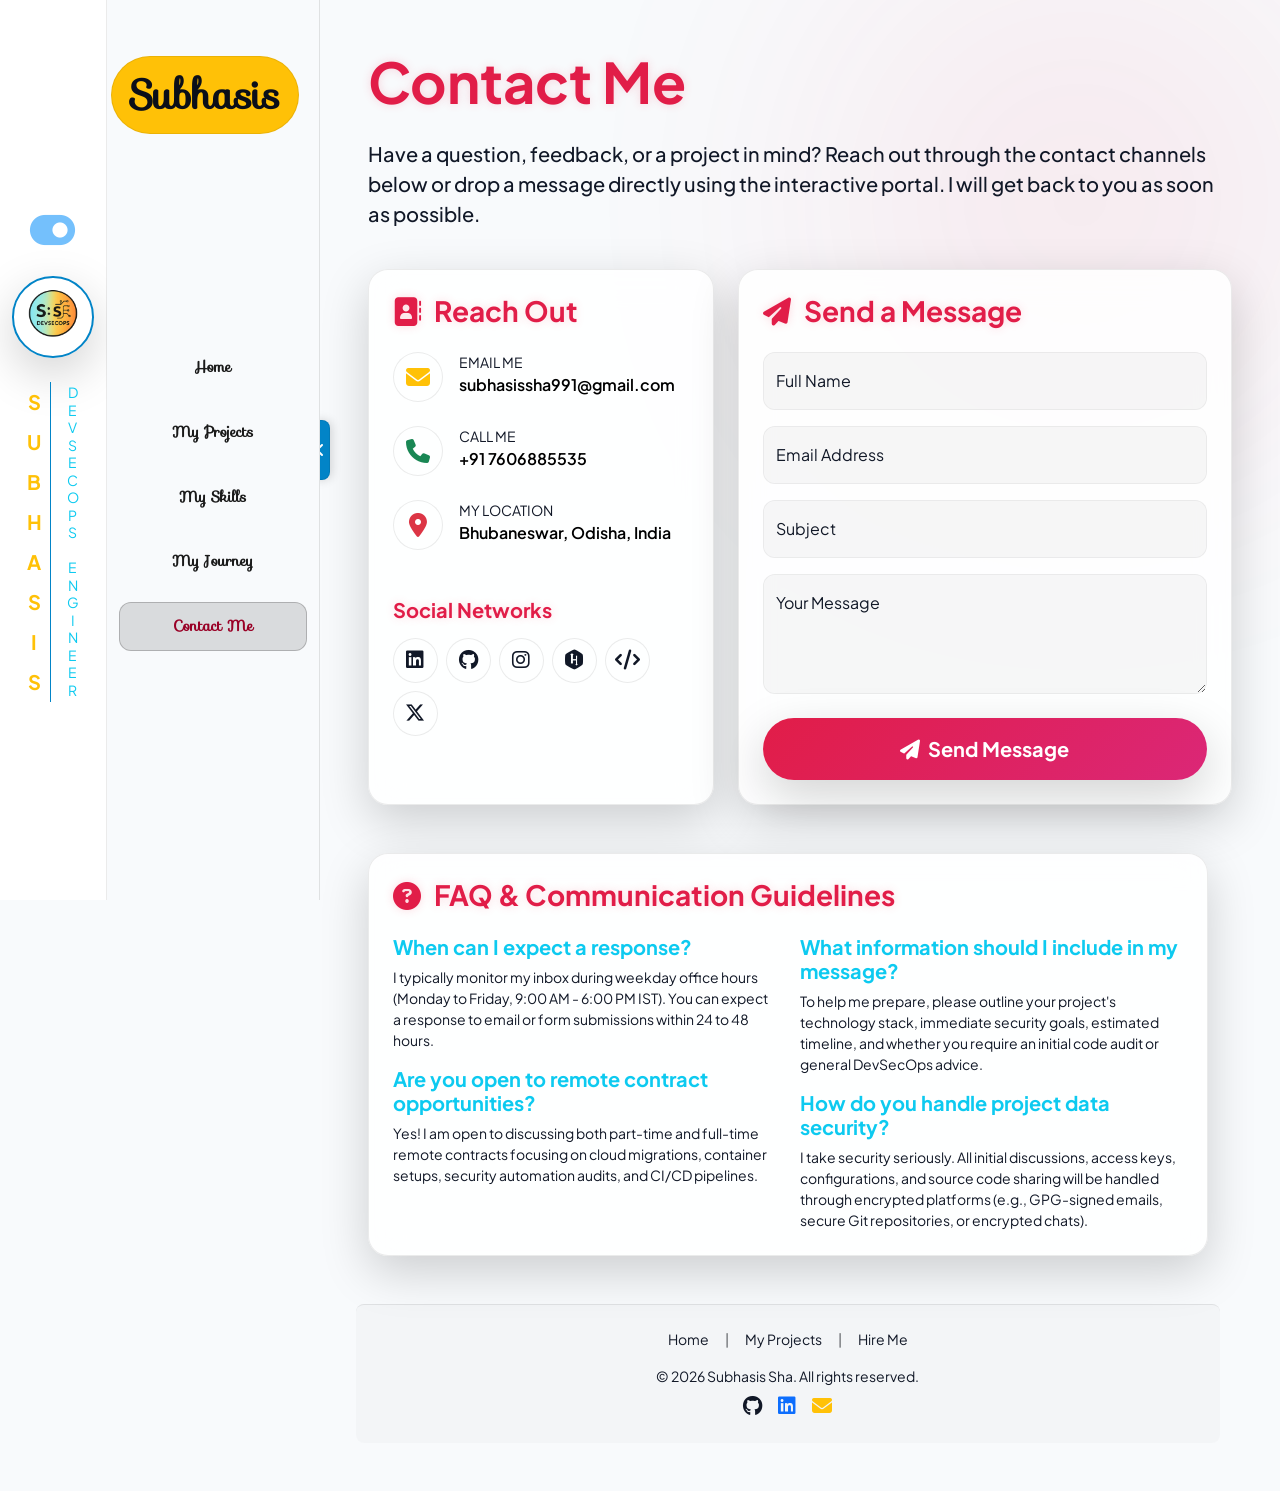
<file: templates/contact.html>
<!DOCTYPE html>
<html lang="en" data-bs-theme="light">
<!--
  Subhasis Sha - Developer Portfolio: Contact Page
  
  Layout Architecture:
  - Column 1 (col-md-1): Sidebar brand branding & theme toggle.
  - Column 2 (col-md-2): Sidebar navigation panels (vertical/horizontal dropdowns).
  - Column 3 (col-md-9): Core content dashboard column (Interactive Contact Form & Map links) with rose neon glowing backdrop.
-->

<head>
    <meta charset="UTF-8">
    <meta name="viewport" content="width=device-width, initial-scale=1.0">
    <title>Subhasis | Portfolio--Contact</title>
    <link rel="stylesheet" href="https://cdn.jsdelivr.net/npm/bootstrap@5.3.8/dist/css/bootstrap.min.css"
        onerror="this.onerror=null; this.href='../static/bootstrap.min.css'">
    <link rel="stylesheet" href="https://fonts.googleapis.com/css2?family=Sofia&display=swap">
    <link rel="stylesheet" href="https://cdnjs.cloudflare.com/ajax/libs/font-awesome/6.5.1/css/all.min.css">
    <link rel="icon" type="image/png" href="../images/Subhasis_icon.png">
    <link rel="stylesheet" href="../static/style.css">
</head>

<body id="body" class="bg-dark-midnight overflow-auto">
    <div class="container-fluid">
        <div class="row">
            <div class="col-md-1
                        col-12
                        portfolio-sidebar-brand
                        sticky-top
                        vh-md-100
                        d-flex
                        flex-row flex-md-column
                        justify-content-center
                        align-items-center">
                <button id="themeBtn" class="fs-1 bg-transparent border-0 mb-md-3">
                    <i id="themeIcon" class="fa-solid fa-toggle-off" style="color: rgb(116, 192, 252);"></i>
                </button>
                <a href="../index.html"><img src="../images/Subhasis_Logo.png" alt="Subhasis Logo" class="img-fluid
                            rounded-circle
                            shadow-lg
                            mb-md-4
                            me-3 me-md-0" width="100"></a>
                <div class="d-none d-md-flex text-center align-items-center">
                    <h2 class="text-warning
                                fw-bold
                                fs-5 
                                lh-lg
                                border-end
                                border-info
                                mb-0 pe-2">
                        S<br class="d-none d-md-block">U<br class="d-none d-md-block">B<br
                            class="d-none d-md-block">H<br class="d-none d-md-block">A<br class="d-none d-md-block">S<br
                            class="d-none d-md-block">I<br class="d-none d-md-block">S
                    </h2>
                    <p class="text-info
                                small
                                lh-sm
                                ms-3
                                mb-0">
                        D<br class="d-none d-md-block">
                        E<br class="d-none d-md-block">
                        V<br class="d-none d-md-block">
                        S<br class="d-none d-md-block">
                        E<br class="d-none d-md-block">
                        C<br class="d-none d-md-block">
                        O<br class="d-none d-md-block">
                        P<br class="d-none d-md-block">
                        S<br class="d-none d-md-block">&nbsp;&nbsp;&nbsp;
                        <br class="d-none d-md-block">
                        E<br class="d-none d-md-block">
                        N<br class="d-none d-md-block">
                        G<br class="d-none d-md-block">
                        I<br class="d-none d-md-block">
                        N<br class="d-none d-md-block">
                        E<br class="d-none d-md-block">
                        E<br class="d-none d-md-block">
                        R
                    </p>
                </div>
            </div>

            <div class="col-md-2
                        col-12
                        portfolio-sidebar-nav
                        vh-md-100
                        sticky-md-top
                        p-0">
                <nav class="navbar
                            navbar-expand-md
                            h-100
                            align-items-start gap-2">
                    <div class="container-fluid
                                flex-md-column
                                align-items-center
                                justify-content-center
                                text-center
                                py-md-5
                                py-1
                                overflow-hidden h-100 nav-sofia">
                        <a class="navbar-brand
                                  fw-bold
                                  fs-1
                                  mb-md-4
                                  border
                                  p-2
                                  text-bg-dark
                                  rounded-pill
                                  w-100
                                  text-center
                                  d-flex
                                  justify-content-center
                                  align-items-center overflow-hidden mb-2" href="home.html">
                            <span class="d-inline d-md-none d-xl-inline">Subhasis</span>
                            <span class="d-none d-md-inline d-xl-none">S.Sha</span>
                        </a>
                        <button class="navbar-toggler" type="button" data-bs-toggle="collapse"
                            data-bs-target="#navbarContent">
                            <span class="navbar-toggler-icon"></span>
                        </button>
                        <div class="collapse
                                    navbar-collapse
                                    w-100" id="navbarContent">
                            <ul class="navbar-nav
                                        flex-md-column
                                        w-100
                                        gap-2
                                        py-md-5 py-2
                                        text-center">
                                <li class="portfolio-nav-item">
                                    <a class="portfolio-nav-link" href="home.html">
                                        Home
                                    </a>
                                </li>
                                <li class="portfolio-nav-item">
                                    <a class="portfolio-nav-link" href="project.html">
                                        My Projects
                                    </a>
                                </li>
                                <li class="portfolio-nav-item">
                                    <a class="portfolio-nav-link" href="skills.html">
                                        My Skills
                                    </a>
                                </li>
                                <li class="portfolio-nav-item">
                                    <a class="portfolio-nav-link" href="journey.html">
                                        My Journey
                                    </a>
                                </li>
                                <li class="portfolio-nav-item">
                                    <a class="portfolio-nav-link active-rose" href="contact.html">
                                        Contact Me
                                    </a>
                                </li>
                            </ul>
                        </div>
                    </div>
                </nav>
            </div>

            <div class="col-md-9 col-12 portfolio-content-col glow-contact p-4 p-md-5">
                    <button id="sidebarToggle" class="btn p-0">
                        <i id="toggleIcon" class="fa-solid fa-angle-left"></i>
                    </button>
                <h1 class="display-4 fw-bold text-rose-glow">
                    Contact Me
                </h1>
                <p class="lead text-secondary mt-4 fw-medium">
                    Have a question, feedback, or a project in mind? Reach out through the contact channels below or
                    drop a message directly using the interactive portal. I will get back to you as soon as possible.
                </p>

                <div class="row g-4 mt-2">
                    <div class="col-md-5 col-12">
                        <div class="card h-100 shadow-lg skills-card glass-card-glow-rose">
                            <div class="card-body p-4">
                                <h3 class="text-rose-glow fw-bold mb-4">
                                    <i class="fa-solid fa-address-book me-2"></i> Reach Out
                                </h3>

                                <div class="d-flex flex-column gap-4">

                                    <div class="d-flex align-items-start gap-3">
                                        <div
                                            class="bg-secondary bg-opacity-25 p-3 rounded-circle text-center d-flex align-items-center justify-content-center contact-icon-bg">
                                            <i class="fa-solid fa-envelope text-warning fs-4"></i>
                                        </div>
                                        <div>
                                            <span class="text-secondary small d-block">EMAIL ME</span>
                                            <a href="mailto:subhasissha991@gmail.com"
                                                class="text-light fw-semibold text-decoration-none fs-6 hover-underline email-hover">
                                                subhasissha991@gmail.com
                                            </a>
                                        </div>
                                    </div>

                                    <div class="d-flex align-items-start gap-3">
                                        <div
                                            class="bg-secondary bg-opacity-25 p-3 rounded-circle text-center d-flex align-items-center justify-content-center contact-icon-bg">
                                            <i class="fa-solid fa-phone text-success fs-4"></i>
                                        </div>
                                        <div>
                                            <span class="text-secondary small d-block">CALL ME</span>
                                            <a href="tel:+917606885535"
                                                class="text-light fw-semibold text-decoration-none fs-6 email-hover">
                                                +91 7606885535
                                            </a>
                                        </div>
                                    </div>

                                    <div class="d-flex align-items-start gap-3">
                                        <div
                                            class="bg-secondary bg-opacity-25 p-3 rounded-circle text-center d-flex align-items-center justify-content-center contact-icon-bg">
                                            <i class="fa-solid fa-location-dot text-danger fs-4"></i>
                                        </div>
                                        <div>
                                            <span class="text-secondary small d-block">MY LOCATION</span>
                                            <span class="text-light fw-semibold fs-6">
                                                Bhubaneswar, Odisha, India
                                            </span>
                                        </div>
                                    </div>

                                </div>

                                <h4 class="text-rose-glow fw-bold mt-5 mb-3 fs-5">Social Networks</h4>
                                <div class="d-flex flex-wrap gap-2">
                                    <a href="https://www.linkedin.com/in/subhasis-sha-305064325" target="_blank"
                                        class="btn btn-outline-light rounded-circle p-0 d-flex align-items-center justify-content-center social-btn social-btn-linkedin">
                                        <i class="fa-brands fa-linkedin fs-5"></i>
                                    </a>
                                    <a href="https://github.com/Subhasis-Sha" target="_blank"
                                        class="btn btn-outline-light rounded-circle p-0 d-flex align-items-center justify-content-center social-btn social-btn-github">
                                        <i class="fa-brands fa-github fs-5"></i>
                                    </a>
                                    <a href="https://www.instagram.com/cyber_subhasis__991/" target="_blank"
                                        class="btn btn-outline-light rounded-circle p-0 d-flex align-items-center justify-content-center social-btn social-btn-instagram">
                                        <i class="fa-brands fa-instagram fs-5"></i>
                                    </a>
                                    <a href="https://www.hackerrank.com/profile/subhasissha991" target="_blank"
                                        class="btn btn-outline-light rounded-circle p-0 d-flex align-items-center justify-content-center social-btn social-btn-hackerrank">
                                        <i class="fa-brands fa-hackerrank fs-5"></i>
                                    </a>
                                    <a href="https://leetcode.com/u/Subhasis-Sha" target="_blank"
                                        class="btn btn-outline-light rounded-circle p-0 d-flex align-items-center justify-content-center social-btn social-btn-leetcode">
                                        <i class="fa-solid fa-code fs-5"></i>
                                    </a>
                                    <a href="https://x.com/Subhasis_Sha_" target="_blank"
                                        class="btn btn-outline-light rounded-circle p-0 d-flex align-items-center justify-content-center social-btn social-btn-twitter">
                                        <i class="fa-brands fa-x-twitter fs-5"></i>
                                    </a>
                                </div>
                            </div>
                        </div>
                    </div>

                    <div class="col-md-7 col-12">
                        <div class="card shadow-lg skills-card glass-card-glow-rose">
                            <div class="card-body p-4">
                                <h3 class="text-rose-glow fw-bold mb-4">
                                    <i class="fa-solid fa-paper-plane me-2"></i> Send a Message
                                </h3>

                                <form id="contactForm" action="https://formsubmit.co/ajax/subhasissha991@gmail.com"
                                    method="POST">

                                    <div class="form-floating mb-3 form-floating-custom">
                                        <input type="text" class="form-control glass-input" id="contactName" name="name"
                                            placeholder="Full Name" required>
                                        <label for="contactName" class="text-secondary">Full Name</label>
                                    </div>

                                    <div class="form-floating mb-3 form-floating-custom">
                                        <input type="email" class="form-control glass-input" id="contactEmail"
                                            name="email" placeholder="Email Address" required>
                                        <label for="contactEmail" class="text-secondary">Email Address</label>
                                    </div>

                                    <div class="form-floating mb-3 form-floating-custom">
                                        <input type="text" class="form-control glass-input" id="contactSubject"
                                            name="subject" placeholder="Subject" required>
                                        <label for="contactSubject" class="text-secondary">Subject</label>
                                    </div>

                                    <div class="form-floating mb-4 form-floating-custom">
                                        <textarea class="form-control glass-input" id="contactMessage" name="message"
                                            placeholder="Your Message" required></textarea>
                                        <label for="contactMessage" class="text-secondary">Your Message</label>
                                    </div>

                                    <button type="submit"
                                        class="btn btn-submit-rose btn-lg rounded-pill w-100 fw-bold shadow-lg py-3 btn-hover-glow">
                                        <i class="fa-solid fa-paper-plane me-2 btn-icon"></i><span class="btn-text">Send Message</span>
                                    </button>

                                </form>
                            </div>
                        </div>
                </div>

                <div class="row g-4 mt-4">
                    <div class="col-12">
                        <div class="card shadow-lg skills-card glass-card-glow-rose">
                            <div class="card-body p-4">
                                <h3 class="text-rose-glow fw-bold mb-4">
                                    <i class="fa-solid fa-circle-question me-2"></i> FAQ & Communication Guidelines
                                </h3>
                                <div class="row g-4">
                                    <div class="col-md-6 col-12">
                                        <h5 class="text-info fw-bold mb-2">When can I expect a response?</h5>
                                        <p class="text-secondary small mb-3">
                                            I typically monitor my inbox during weekday office hours (Monday to Friday, 9:00 AM - 6:00 PM IST). You can expect a response to email or form submissions within 24 to 48 hours.
                                        </p>
                                        
                                        <h5 class="text-info fw-bold mb-2">Are you open to remote contract opportunities?</h5>
                                        <p class="text-secondary small mb-0">
                                            Yes! I am open to discussing both part-time and full-time remote contracts focusing on cloud migrations, container setups, security automation audits, and CI/CD pipelines.
                                        </p>
                                    </div>
                                    <div class="col-md-6 col-12">
                                        <h5 class="text-info fw-bold mb-2">What information should I include in my message?</h5>
                                        <p class="text-secondary small mb-3">
                                            To help me prepare, please outline your project's technology stack, immediate security goals, estimated timeline, and whether you require an initial code audit or general DevSecOps advice.
                                        </p>
                                        
                                        <h5 class="text-info fw-bold mb-2">How do you handle project data security?</h5>
                                        <p class="text-secondary small mb-0">
                                            I take security seriously. All initial discussions, access keys, configurations, and source code sharing will be handled through encrypted platforms (e.g., GPG-signed emails, secure Git repositories, or encrypted chats).
                                        </p>
                                    </div>
                                </div>
                            </div>
                        </div>
                </div>

                <!-- Footer -->
                <footer class="portfolio-footer d-block text-center py-4 mt-5 rounded-3">
                    <div class="container mb-3">
                        <div class="d-flex justify-content-center flex-wrap gap-3 small">
                            <a href="home.html" class="text-secondary text-decoration-none hover-cyan">Home</a>
                            <span class="text-muted">|</span>
                            <a href="project.html" class="text-secondary text-decoration-none hover-cyan">My Projects</a>
                            <span class="text-muted">|</span>
                            <a href="hire.html" class="text-secondary text-decoration-none hover-cyan">Hire Me</a>
                        </div>
                    </div>
                    <p class="small text-secondary mb-2">© 2026 Subhasis Sha. All rights reserved.</p>
                    <div class="d-flex justify-content-center gap-3">
                        <a href="https://github.com/Subhasis-Sha" target="_blank" class="text-secondary"><i class="fa-brands fa-github fs-5"></i></a>
                        <a href="https://www.linkedin.com/in/subhasis-sha-305064325" target="_blank" class="text-primary"><i class="fa-brands fa-linkedin fs-5"></i></a>
                        <a href="mailto:subhasissha991@gmail.com" class="text-warning"><i class="fa-solid fa-envelope fs-5"></i></a>
                    </div>
                </footer>
            </div>
        </div>
    </div>

    <!-- Scroll to Top Button -->
    <button id="scrollToTopBtn" class="scroll-to-top-btn btn" aria-label="Scroll to Top">
        <i class="fa-solid fa-arrow-up"></i>
    </button>

    <script src="../js/script.js"></script>
    <script src="https://cdn.jsdelivr.net/npm/bootstrap@5.3.8/dist/js/bootstrap.bundle.min.js"
        onerror="this.onerror=null; this.src='../js/bootstrap.bundle.min.js'"></script>
</body>

</html>
</file>
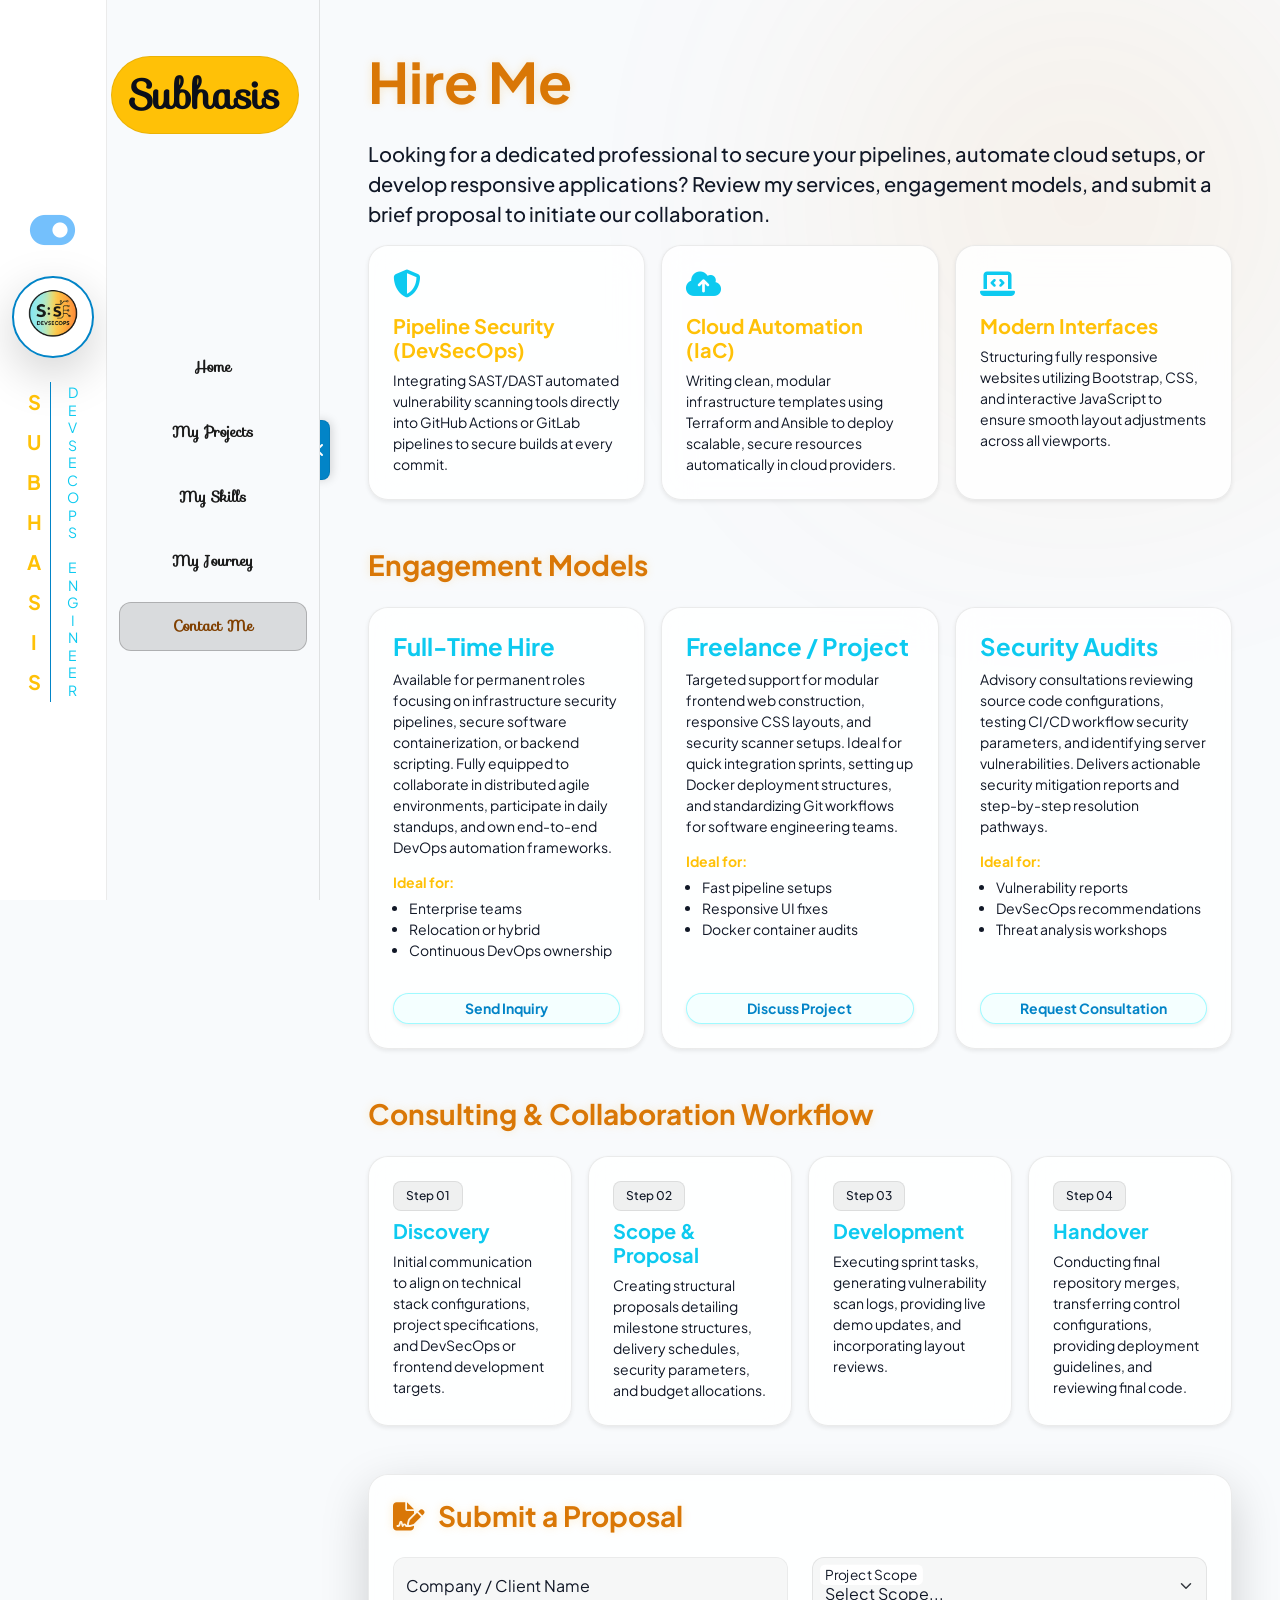
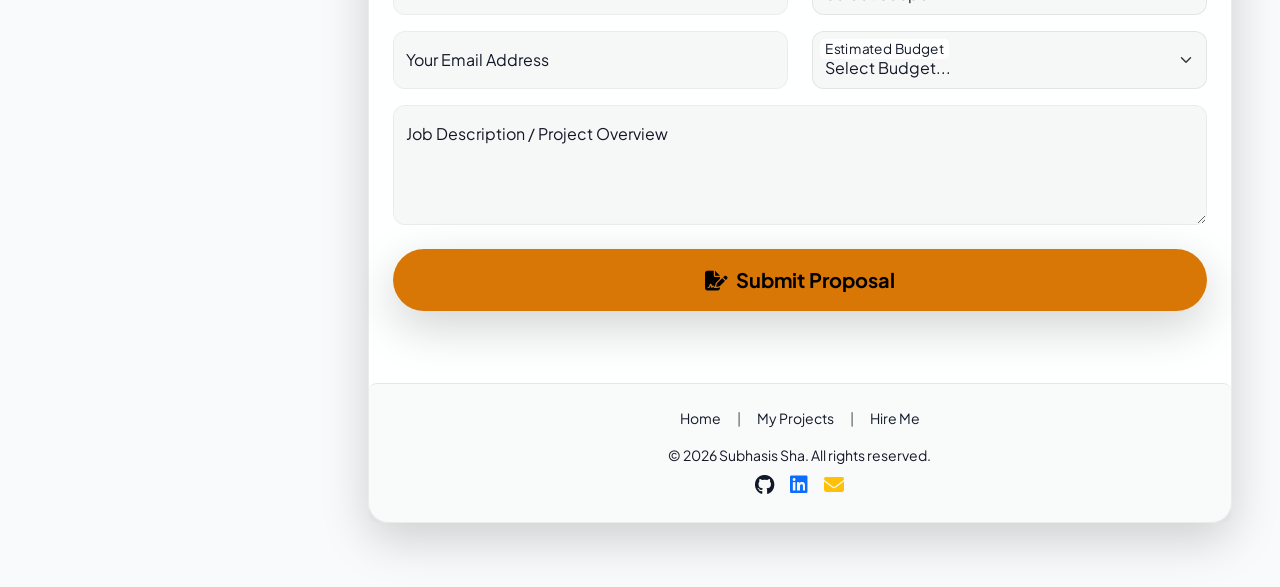
<file: templates/hire.html>
<!DOCTYPE html>
<html lang="en" data-bs-theme="light">
<!--
  Subhasis Sha - Developer Portfolio: Hire Me Page
  
  Layout Architecture:
  - Column 1 (col-md-1): Sidebar brand branding & theme toggle.
  - Column 2 (col-md-2): Sidebar navigation panels (vertical/horizontal dropdowns).
  - Column 3 (col-md-9): Core content dashboard column (Professional Service Offering & Booking Form) with amber neon glowing backdrop.
-->

<head>
    <meta charset="UTF-8">
    <meta name="viewport" content="width=device-width, initial-scale=1.0">
    <title>Subhasis | Portfolio--HireMe</title>
    <link rel="stylesheet" href="https://cdn.jsdelivr.net/npm/bootstrap@5.3.8/dist/css/bootstrap.min.css"
        onerror="this.onerror=null; this.href='../static/bootstrap.min.css'">
    <link rel="stylesheet" href="https://fonts.googleapis.com/css2?family=Sofia&display=swap">
    <link rel="stylesheet" href="https://cdnjs.cloudflare.com/ajax/libs/font-awesome/6.5.1/css/all.min.css">
    <link rel="icon" type="image/png" href="../images/Subhasis_icon.png">
    <link rel="stylesheet" href="../static/style.css">
</head>

<body id="body" class="bg-dark-midnight overflow-auto">
    <div class="container-fluid">
        <div class="row">
            <div class="col-md-1
                        col-12
                        portfolio-sidebar-brand
                        sticky-top
                        vh-md-100
                        d-flex
                        flex-row flex-md-column
                        justify-content-center
                        align-items-center">
                <button id="themeBtn" class="fs-1 bg-transparent border-0 mb-md-3">
                    <i id="themeIcon" class="fa-solid fa-toggle-off" style="color: rgb(116, 192, 252);"></i>
                </button>
                <a href="../index.html"><img src="../images/Subhasis_Logo.png" alt="Subhasis Logo" class="img-fluid
                            rounded-circle
                            shadow-lg
                            mb-md-4
                            me-3 me-md-0" width="100"></a>
                <div class="d-none d-md-flex text-center align-items-center">
                    <h2 class="text-warning
                                fw-bold
                                fs-5 
                                lh-lg
                                border-end
                                border-info
                                mb-0 pe-2">
                        S<br class="d-none d-md-block">U<br class="d-none d-md-block">B<br
                            class="d-none d-md-block">H<br class="d-none d-md-block">A<br class="d-none d-md-block">S<br
                            class="d-none d-md-block">I<br class="d-none d-md-block">S
                    </h2>
                    <p class="text-info
                                small
                                lh-sm
                                ms-3
                                mb-0">
                        D<br class="d-none d-md-block">
                        E<br class="d-none d-md-block">
                        V<br class="d-none d-md-block">
                        S<br class="d-none d-md-block">
                        E<br class="d-none d-md-block">
                        C<br class="d-none d-md-block">
                        O<br class="d-none d-md-block">
                        P<br class="d-none d-md-block">
                        S<br class="d-none d-md-block">&nbsp;&nbsp;&nbsp;
                        <br class="d-none d-md-block">
                        E<br class="d-none d-md-block">
                        N<br class="d-none d-md-block">
                        G<br class="d-none d-md-block">
                        I<br class="d-none d-md-block">
                        N<br class="d-none d-md-block">
                        E<br class="d-none d-md-block">
                        E<br class="d-none d-md-block">
                        R
                    </p>
                </div>
            </div>

            <div class="col-md-2
                        col-12
                        portfolio-sidebar-nav
                        vh-md-100
                        sticky-md-top
                        p-0">
                <nav class="navbar
                            navbar-expand-md
                            h-100
                            align-items-start gap-2">
                    <div class="container-fluid
                                flex-md-column
                                align-items-center
                                justify-content-center
                                text-center
                                py-md-5
                                py-1
                                overflow-hidden h-100 nav-sofia">
                        <a class="navbar-brand
                                  fw-bold
                                  fs-1
                                  mb-md-4
                                  border
                                  p-2
                                  text-bg-dark
                                  rounded-pill
                                  w-100
                                  text-center
                                  d-flex
                                  justify-content-center
                                  align-items-center overflow-hidden mb-2" href="home.html">
                            <span class="d-inline d-md-none d-xl-inline">Subhasis</span>
                            <span class="d-none d-md-inline d-xl-none">S.Sha</span>
                        </a>
                        <button class="navbar-toggler" type="button" data-bs-toggle="collapse"
                            data-bs-target="#navbarContent">
                            <span class="navbar-toggler-icon"></span>
                        </button>
                        <div class="collapse
                                    navbar-collapse
                                    w-100" id="navbarContent">
                            <ul class="navbar-nav
                                        flex-md-column
                                        w-100
                                        gap-2
                                        py-md-5 py-2
                                        text-center">
                                <li class="portfolio-nav-item">
                                    <a class="portfolio-nav-link" href="home.html">
                                        Home
                                    </a>
                                </li>
                                <li class="portfolio-nav-item">
                                    <a class="portfolio-nav-link" href="project.html">
                                        My Projects
                                    </a>
                                </li>
                                <li class="portfolio-nav-item">
                                    <a class="portfolio-nav-link" href="skills.html">
                                        My Skills
                                    </a>
                                </li>
                                <li class="portfolio-nav-item">
                                    <a class="portfolio-nav-link" href="journey.html">
                                        My Journey
                                    </a>
                                </li>
                                <li class="portfolio-nav-item">
                                    <a class="portfolio-nav-link active-amber" href="contact.html">
                                        Contact Me
                                    </a>
                                </li>
                            </ul>
                        </div>
                    </div>
                </nav>
            </div>

            <div class="col-md-9 col-12 portfolio-content-col glow-hire p-4 p-md-5">
                    <button id="sidebarToggle" class="btn p-0">
                        <i id="toggleIcon" class="fa-solid fa-angle-left"></i>
                    </button>
                <h1 class="display-4 fw-bold text-amber-glow">
                    Hire Me
                </h1>
                <p class="lead text-secondary mt-4 fw-medium">
                    Looking for a dedicated professional to secure your pipelines, automate cloud setups, or develop
                    responsive applications? Review my services, engagement models, and submit a brief proposal to
                    initiate our collaboration.
                </p>

                <div class="row row-cols-1 row-cols-md-3 g-3">

                    <div class="col">
                        <div class="card h-100 p-2 shadow-sm timeline-card glass-card-glow-amber">
                            <div class="card-body">
                                <i class="fa-solid fa-shield-halved text-info fs-3 mb-3"></i>
                                <h5 class="card-title fw-bold text-warning">Pipeline Security (DevSecOps)</h5>
                                <p class="card-text text-light-emphasis small mb-0">
                                    Integrating SAST/DAST automated vulnerability scanning tools directly into GitHub
                                    Actions or GitLab pipelines to secure builds at every commit.
                                </p>
                            </div>
                        </div>
                    </div>

                    <div class="col">
                        <div class="card h-100 p-2 shadow-sm timeline-card glass-card-glow-amber">
                            <div class="card-body">
                                <i class="fa-solid fa-cloud-arrow-up text-info fs-3 mb-3"></i>
                                <h5 class="card-title fw-bold text-warning">Cloud Automation (IaC)</h5>
                                <p class="card-text text-light-emphasis small mb-0">
                                    Writing clean, modular infrastructure templates using Terraform and Ansible to
                                    deploy scalable, secure resources automatically in cloud providers.
                                </p>
                            </div>
                        </div>
                    </div>

                    <div class="col">
                        <div class="card h-100 p-2 shadow-sm timeline-card glass-card-glow-amber">
                            <div class="card-body">
                                <i class="fa-solid fa-laptop-code text-info fs-3 mb-3"></i>
                                <h5 class="card-title fw-bold text-warning">Modern Interfaces</h5>
                                <p class="card-text text-light-emphasis small mb-0">
                                    Structuring fully responsive websites utilizing Bootstrap, CSS, and interactive
                                    JavaScript to ensure smooth layout adjustments across all viewports.
                                </p>
                            </div>
                        </div>
                    </div>

                </div>

                <h2 class="text-amber-glow fw-bold fs-3 mt-5 mb-3 border-bottom pb-2">Engagement Models</h2>
                <div class="row row-cols-1 row-cols-md-3 g-3">
                    <div class="col">
                        <div class="card h-100 shadow-sm hire-card glass-card-glow-amber">
                            <div class="card-body p-4 d-flex flex-column justify-content-between">
                                <div>
                                    <h4 class="card-title text-info fw-bold mb-2">Full-Time Hire</h4>
                                    <p class="text-light-emphasis small mb-3">
                                        Available for permanent roles focusing on infrastructure security pipelines, secure software containerization, or backend scripting. Fully equipped to collaborate in distributed agile environments, participate in daily standups, and own end-to-end DevOps automation frameworks.
                                    </p>
                                    <h6 class="text-warning small fw-bold mb-2">Ideal for:</h6>
                                    <ul class="text-light-emphasis small ps-3">
                                        <li>Enterprise teams</li>
                                        <li>Relocation or hybrid</li>
                                        <li>Continuous DevOps ownership</li>
                                    </ul>
                                </div>
                                <a href="mailto:subhasissha991@gmail.com?subject=Full-Time%20Inquiry" class="btn btn-glow-cyan btn-sm w-100 fw-bold rounded-pill shadow-sm mt-3">
                                    Send Inquiry
                                </a>
                            </div>
                        </div>
                    </div>

                    <div class="col">
                        <div class="card h-100 shadow-sm hire-card glass-card-glow-amber">
                            <div class="card-body p-4 d-flex flex-column justify-content-between">
                                <div>
                                    <h4 class="card-title text-info fw-bold mb-2">Freelance / Project</h4>
                                    <p class="text-light-emphasis small mb-3">
                                        Targeted support for modular frontend web construction, responsive CSS layouts, and security scanner setups. Ideal for quick integration sprints, setting up Docker deployment structures, and standardizing Git workflows for software engineering teams.
                                    </p>
                                    <h6 class="text-warning small fw-bold mb-2">Ideal for:</h6>
                                    <ul class="text-light-emphasis small ps-3">
                                        <li>Fast pipeline setups</li>
                                        <li>Responsive UI fixes</li>
                                        <li>Docker container audits</li>
                                    </ul>
                                </div>
                                <a href="mailto:subhasissha991@gmail.com?subject=Project%20Inquiry" class="btn btn-glow-cyan btn-sm w-100 fw-bold rounded-pill shadow-sm mt-3">
                                    Discuss Project
                                </a>
                            </div>
                        </div>
                    </div>

                    <div class="col">
                        <div class="card h-100 shadow-sm hire-card glass-card-glow-amber">
                            <div class="card-body p-4 d-flex flex-column justify-content-between">
                                <div>
                                    <h4 class="card-title text-info fw-bold mb-2">Security Audits</h4>
                                    <p class="text-light-emphasis small mb-3">
                                        Advisory consultations reviewing source code configurations, testing CI/CD workflow security parameters, and identifying server vulnerabilities. Delivers actionable security mitigation reports and step-by-step resolution pathways.
                                    </p>
                                    <h6 class="text-warning small fw-bold mb-2">Ideal for:</h6>
                                    <ul class="text-light-emphasis small ps-3">
                                        <li>Vulnerability reports</li>
                                        <li>DevSecOps recommendations</li>
                                        <li>Threat analysis workshops</li>
                                    </ul>
                                </div>
                                <a href="mailto:subhasissha991@gmail.com?subject=Consulting%20Inquiry" class="btn btn-glow-cyan btn-sm w-100 fw-bold rounded-pill shadow-sm mt-3">
                                    Request Consultation
                                </a>
                            </div>
                        </div>
                    </div>

                </div>

                <h2 class="text-amber-glow fw-bold fs-3 mt-5 mb-3 border-bottom pb-2">Consulting & Collaboration Workflow</h2>
                <div class="row row-cols-1 row-cols-sm-2 row-cols-lg-4 g-3 mb-4">
                    <div class="col">
                        <div class="card h-100 p-2 shadow-sm timeline-card glass-card-glow-amber">
                            <div class="card-body">
                                <span class="badge bg-secondary mb-2">Step 01</span>
                                <h5 class="card-title fw-bold text-info">Discovery</h5>
                                <p class="card-text text-light-emphasis small mb-0">
                                    Initial communication to align on technical stack configurations, project specifications, and DevSecOps or frontend development targets.
                                </p>
                            </div>
                        </div>
                    </div>
                    <div class="col">
                        <div class="card h-100 p-2 shadow-sm timeline-card glass-card-glow-amber">
                            <div class="card-body">
                                <span class="badge bg-secondary mb-2">Step 02</span>
                                <h5 class="card-title fw-bold text-info">Scope & Proposal</h5>
                                <p class="card-text text-light-emphasis small mb-0">
                                    Creating structural proposals detailing milestone structures, delivery schedules, security parameters, and budget allocations.
                                </p>
                            </div>
                        </div>
                    </div>
                    <div class="col">
                        <div class="card h-100 p-2 shadow-sm timeline-card glass-card-glow-amber">
                            <div class="card-body">
                                <span class="badge bg-secondary mb-2">Step 03</span>
                                <h5 class="card-title fw-bold text-info">Development</h5>
                                <p class="card-text text-light-emphasis small mb-0">
                                    Executing sprint tasks, generating vulnerability scan logs, providing live demo updates, and incorporating layout reviews.
                                </p>
                            </div>
                        </div>
                    </div>
                    <div class="col">
                        <div class="card h-100 p-2 shadow-sm timeline-card glass-card-glow-amber">
                            <div class="card-body">
                                <span class="badge bg-secondary mb-2">Step 04</span>
                                <h5 class="card-title fw-bold text-info">Handover</h5>
                                <p class="card-text text-light-emphasis small mb-0">
                                    Conducting final repository merges, transferring control configurations, providing deployment guidelines, and reviewing final code.
                                </p>
                            </div>
                        </div>
                    </div>
                </div>


                <div class="card shadow-lg mt-5 mb-3 skills-card glass-card-glow-amber">
                    <div class="card-body p-4">
                        <h3 class="text-amber-glow fw-bold mb-4">
                            <i class="fa-solid fa-file-signature me-2"></i> Submit a Proposal
                        </h3>

                        <form id="hireForm" action="https://formsubmit.co/ajax/subhasissha991@gmail.com" method="POST">

                            <div class="row">
                                <div class="col-md-6 col-12 mb-3">
                                    <div class="form-floating form-floating-custom">
                                        <input type="text" class="form-control glass-input" id="hireCompany"
                                            name="company" placeholder="Company / Client Name" required>
                                        <label for="hireCompany" class="text-secondary">Company / Client Name</label>
                                    </div>
                                </div>

                                <div class="col-md-6 col-12 mb-3">
                                    <div class="form-floating form-floating-custom">
                                        <select class="form-select glass-input text-secondary" id="hireType"
                                            name="scope" required>
                                            <option value="" disabled selected>Select Scope...</option>
                                            <option value="fulltime">Full-Time Position</option>
                                            <option value="freelance">Freelance Project</option>
                                            <option value="consulting">Security Advisory / Audit</option>
                                        </select>
                                        <label for="hireType" class="text-secondary">Project Scope</label>
                                    </div>
                                </div>
                            </div>

                            <div class="row">
                                <div class="col-md-6 col-12 mb-3">
                                    <div class="form-floating form-floating-custom">
                                        <input type="email" class="form-control glass-input" id="hireEmail" name="email"
                                            placeholder="Your Email" required>
                                        <label for="hireEmail" class="text-secondary">Your Email Address</label>
                                    </div>
                                </div>

                                <div class="col-md-6 col-12 mb-3">
                                    <div class="form-floating form-floating-custom">
                                        <select class="form-select glass-input text-secondary" id="hireBudget"
                                            name="budget" required>
                                            <option value="" disabled selected>Select Budget...</option>
                                            <option value="negotiable">To Be Discussed</option>
                                            <option value="small">Less than $1,000</option>
                                            <option value="medium">$1,000 - $5,000</option>
                                            <option value="large">Greater than $5,000</option>
                                        </select>
                                        <label for="hireBudget" class="text-secondary">Estimated Budget</label>
                                    </div>
                                </div>
                            </div>

                            <div class="form-floating mb-4 form-floating-custom">
                                <textarea class="form-control glass-input" id="hireDescription" name="description"
                                    placeholder="Job Description / Project Overview" required></textarea>
                                <label for="hireDescription" class="text-secondary">Job Description / Project
                                    Overview</label>
                            </div>

                             <button type="submit"
                                 class="btn btn-submit-amber btn-lg rounded-pill w-100 fw-bold shadow-lg py-3 btn-hover-glow">
                                 <i class="fa-solid fa-file-signature me-2 btn-icon"></i><span class="btn-text">Submit Proposal</span>
                             </button>

                        </form>
                    </div>
                <!-- Footer -->
                <footer class="portfolio-footer d-block text-center py-4 mt-5 rounded-3">
                    <div class="container mb-3">
                        <div class="d-flex justify-content-center flex-wrap gap-3 small">
                            <a href="home.html" class="text-secondary text-decoration-none hover-cyan">Home</a>
                            <span class="text-muted">|</span>
                            <a href="project.html" class="text-secondary text-decoration-none hover-cyan">My Projects</a>
                            <span class="text-muted">|</span>
                            <a href="hire.html" class="text-secondary text-decoration-none hover-cyan">Hire Me</a>
                        </div>
                    </div>
                    <p class="small text-secondary mb-2">© 2026 Subhasis Sha. All rights reserved.</p>
                    <div class="d-flex justify-content-center gap-3">
                        <a href="https://github.com/Subhasis-Sha" target="_blank" class="text-secondary"><i class="fa-brands fa-github fs-5"></i></a>
                        <a href="https://www.linkedin.com/in/subhasis-sha-305064325" target="_blank" class="text-primary"><i class="fa-brands fa-linkedin fs-5"></i></a>
                        <a href="mailto:subhasissha991@gmail.com" class="text-warning"><i class="fa-solid fa-envelope fs-5"></i></a>
                    </div>
                </footer>
            </div>
        </div>
    </div>

    <!-- Scroll to Top Button -->
    <button id="scrollToTopBtn" class="scroll-to-top-btn btn" aria-label="Scroll to Top">
        <i class="fa-solid fa-arrow-up"></i>
    </button>

    <script src="../js/script.js"></script>
    <script src="https://cdn.jsdelivr.net/npm/bootstrap@5.3.8/dist/js/bootstrap.bundle.min.js"
        onerror="this.onerror=null; this.src='../js/bootstrap.bundle.min.js'"></script>
</body>

</html>
</file>
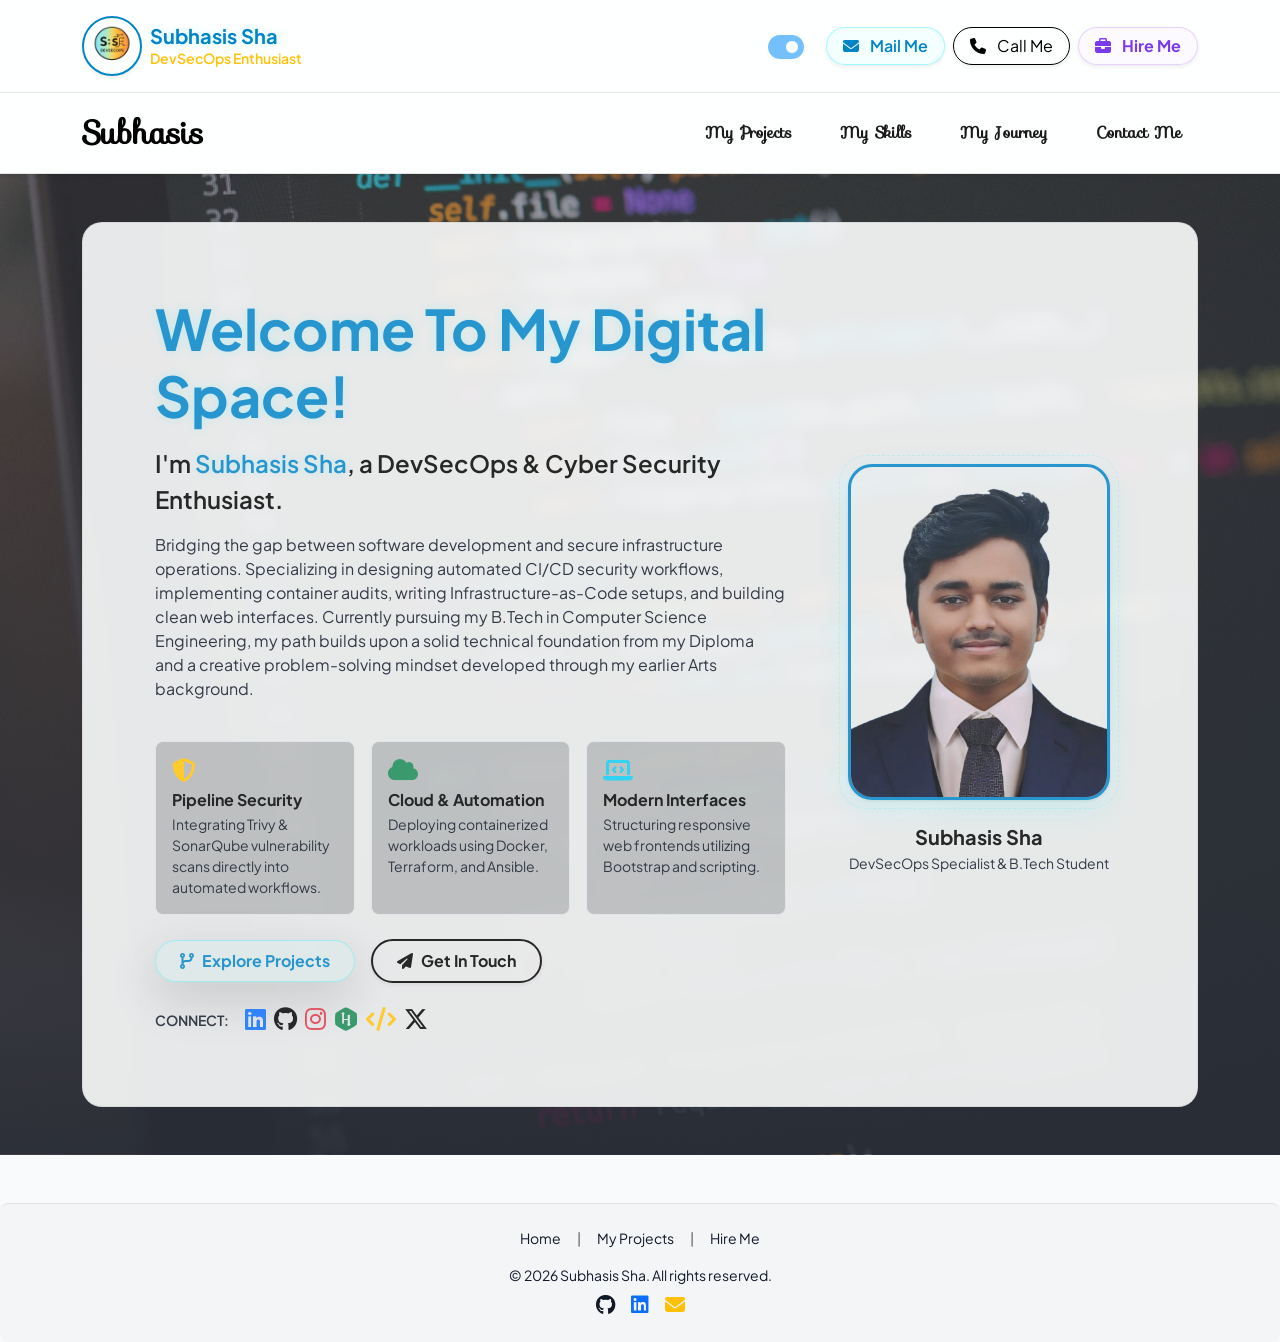
<file: templates/home.html>
<!DOCTYPE html>
<html lang="en" data-bs-theme="light">
<!--
  Subhasis Sha - Developer Portfolio: Home Page
  
  Features:
  - Header panel with branding identity and quick interaction nodes (Email, Call, Hire).
  - Main landing container featuring typing professional banner.
  - Interactive profile banner image and dynamic background integration details.
-->

<head>
    <meta charset="UTF-8">
    <meta name="viewport" content="width=device-width, initial-scale=1.0">
    <title>Subhasis | Portfolio--Home</title>
    <link rel="stylesheet" href="https://cdn.jsdelivr.net/npm/bootstrap@5.3.8/dist/css/bootstrap.min.css"
        onerror="this.onerror=null; this.href='../static/bootstrap.min.css'">
    <link rel="stylesheet" href="https://cdnjs.cloudflare.com/ajax/libs/font-awesome/6.5.1/css/all.min.css">
    <link rel="stylesheet" href="https://fonts.googleapis.com/css2?family=Sofia&display=swap">
    <link rel="stylesheet" href="../static/style.css">
    <link rel="icon" type="image/png" href="../images/Subhasis_icon.png">
</head>

<body id="body" class="bg-dark-midnight">
    <header class="container-fluid py-3 z-3 portfolio-header">
        <div class="container">
            <div class="row align-items-center">
                <div class="col-md-5 col-6">
                    <div class="d-flex align-items-center gap-2">
                        <a href="../index.html"><img src="../images/Subhasis_Logo.png"
                                class="img-fluid rounded-circle shadow-sm home-logo" alt="Subhasis Logo"></a>
                        <div>
                            <h2 class="text-cyan-glow fw-bold mb-0 fs-5">
                                Subhasis Sha
                            </h2>
                            <p class="text-warning fw-semibold small mb-0">
                                DevSecOps Enthusiast
                            </p>
                        </div>
                    </div>
                </div>
                <div class="col-md-7 col-6">
                    <div class="d-flex justify-content-end align-items-center gap-2 flex-wrap">
                        <button id="themeBtn" class="fs-2 bg-transparent border-0 me-2">
                            <i id="themeIcon" class="fa-solid fa-toggle-off" style="color: rgb(116, 192, 252);"></i>
                        </button>
                        <a href="mailto:subhasissha991@gmail.com"
                            class="btn btn-glow-cyan rounded-pill px-3 fw-semibold shadow-sm">
                            <i class="fa fa-envelope"></i>
                            <span class="d-none d-md-inline ms-2">
                                Mail Me
                            </span>
                        </a>
                        <a href="tel:+917606885535" class="btn btn-outline-light rounded-pill px-3 shadow-sm">
                            <i class="fa fa-phone"></i>
                            <span class="d-none d-md-inline ms-2">
                                Call Me
                            </span>
                        </a>
                        <a href="hire.html" class="btn btn-glow-purple rounded-pill px-3 fw-bold shadow-sm">
                            <i class="fa fa-briefcase"></i>
                            <span class="d-none d-md-inline ms-2">
                                Hire Me
                            </span>
                        </a>
                    </div>
                </div>
            </div>
        </div>
    </header>
    <nav class="navbar navbar-expand-sm navbar-dark sticky-top shadow-sm nav-sofia portfolio-navbar">
        <div class="container">
            <span class="navbar-text fw-bold text-light fs-2">
                Subhasis
            </span>
            <button class="navbar-toggler" type="button" data-bs-toggle="collapse" data-bs-target="#navbarContent">
                <span class="navbar-toggler-icon"></span>
            </button>
            <div class="collapse navbar-collapse justify-content-end" id="navbarContent">

                <ul class="navbar-nav gap-lg-3">

                    <li class="nav-item">
                        <a class="nav-link btn btn-outline-light border-0 px-3 py-2 fw-semibold portfolio-home-nav-link"
                            href="project.html">

                            My Projects

                        </a>
                    </li>

                    <li class="nav-item">
                        <a class="nav-link btn btn-outline-light border-0 px-3 py-2 fw-semibold portfolio-home-nav-link"
                            href="skills.html">

                            My Skills

                        </a>
                    </li>

                    <li class="nav-item">
                        <a class="nav-link btn btn-outline-light border-0 px-3 py-2 fw-semibold portfolio-home-nav-link"
                            href="journey.html">

                            My Journey

                        </a>
                    </li>

                    <li class="nav-item">
                        <a class="nav-link btn btn-outline-light border-0 px-3 py-2 fw-semibold portfolio-home-nav-link"
                            href="contact.html">

                            Contact Me

                        </a>
                    </li>

                </ul>

            </div>
        </div>
    </nav>
    <section class="container-fluid hero min-vh-100 d-flex align-items-center">
        <div class="container py-5">
            <div class="glass-card row mx-0 align-content-center justify-content-center p-3 p-md-5">
                <div class="col-lg-8 p-3 p-md-4 order-2 order-lg-1">

                    <h1 class="text-cyan-glow display-4 fw-bold mb-3">
                        Welcome To My Digital Space!
                    </h1>

                    <p class="fw-semibold lead fs-4 text-light mb-3">
                        I'm <span class="text-cyan-glow">Subhasis Sha</span>, a DevSecOps & Cyber Security Enthusiast.
                    </p>

                    <p class="text-secondary fs-6 mb-4">
                        Bridging the gap between software development and secure infrastructure operations. Specializing in designing automated CI/CD security workflows, implementing container audits, writing Infrastructure-as-Code setups, and building clean web interfaces. Currently pursuing my B.Tech in Computer Science Engineering, my path builds upon a solid technical foundation from my Diploma and a creative problem-solving mindset developed through my earlier Arts background.
                    </p>

                    <div class="row row-cols-1 row-cols-md-3 g-3 mt-2 mb-4">
                        <div class="col">
                            <div class="card h-100 bg-dark bg-opacity-25 border border-glass rounded-3 p-3">
                                <div class="card-body p-0">
                                    <i class="fa-solid fa-shield-halved text-warning fs-4 mb-2"></i>
                                    <h6 class="text-light fw-bold mb-1">Pipeline Security</h6>
                                    <p class="text-secondary small mb-0">Integrating Trivy & SonarQube vulnerability scans directly into automated workflows.</p>
                                </div>
                            </div>
                        </div>
                        <div class="col">
                            <div class="card h-100 bg-dark bg-opacity-25 border border-glass rounded-3 p-3">
                                <div class="card-body p-0">
                                    <i class="fa-solid fa-cloud text-success fs-4 mb-2"></i>
                                    <h6 class="text-light fw-bold mb-1">Cloud & Automation</h6>
                                    <p class="text-secondary small mb-0">Deploying containerized workloads using Docker, Terraform, and Ansible.</p>
                                </div>
                            </div>
                        </div>
                        <div class="col">
                            <div class="card h-100 bg-dark bg-opacity-25 border border-glass rounded-3 p-3">
                                <div class="card-body p-0">
                                    <i class="fa-solid fa-laptop-code text-info fs-4 mb-2"></i>
                                    <h6 class="text-light fw-bold mb-1">Modern Interfaces</h6>
                                    <p class="text-secondary small mb-0">Structuring responsive web frontends utilizing Bootstrap and scripting.</p>
                                </div>
                            </div>
                        </div>
                    </div>

                    <div class="d-flex flex-wrap gap-3 mb-4 align-items-center">
                        <a href="project.html" class="btn btn-glow-cyan rounded-pill px-4 py-2 fw-bold shadow-lg">
                            <i class="fa-solid fa-code-branch me-2"></i>Explore Projects
                        </a>
                        <a href="contact.html" class="btn btn-outline-theme rounded-pill px-4 py-2 fw-bold shadow-sm">
                            <i class="fa-solid fa-paper-plane me-2"></i>Get In Touch
                        </a>
                    </div>

                    <div class="d-flex align-items-center gap-3">
                        <span class="text-secondary small fw-semibold text-uppercase">Connect:</span>
                        <div class="d-flex gap-2">
                            <a href="https://www.linkedin.com/in/subhasis-sha-305064325" class="text-primary hover-scale" target="_blank"><i class="fa-brands fa-linkedin fs-4"></i></a>
                            <a href="https://github.com/Subhasis-Sha" class="text-light hover-scale" target="_blank"><i class="fa-brands fa-github fs-4"></i></a>
                            <a href="https://www.instagram.com/cyber_subhasis__991/" class="text-danger hover-scale" target="_blank"><i class="fa-brands fa-instagram fs-4"></i></a>
                            <a href="https://www.hackerrank.com/profile/subhasissha991" class="text-success hover-scale" target="_blank"><i class="fa-brands fa-hackerrank fs-4"></i></a>
                            <a href="https://leetcode.com/u/Subhasis-Sha" class="text-warning hover-scale" target="_blank"><i class="fa-solid fa-code fs-4"></i></a>
                            <a href="https://x.com/Subhasis_Sha_" class="text-light hover-scale" target="_blank"><i class="fa-brands fa-x-twitter fs-4"></i></a>
                        </div>
                    </div>

                </div>
                <div class="col-lg-4 d-flex flex-column align-items-center justify-content-center mt-4 mt-lg-0 order-1 order-lg-2">
                    <div class="profile-img-wrapper-professional">
                        <img src="../images/Subhasis.jpg" alt="Subhasis" class="img-fluid profile-img-professional">
                    </div>
                    <div class="mt-3 text-center d-none d-lg-block">
                        <h3 class="fw-bold fs-5 text-light mb-1">Subhasis Sha</h3>
                        <p class="text-secondary small mb-0">DevSecOps Specialist & B.Tech Student</p>
                    </div>
                </div>
            </div>
        </div>
    </section>

    <!-- Footer -->
    <footer class="portfolio-footer d-block text-center py-4 mt-5 rounded-3">
        <div class="container mb-3">
            <div class="d-flex justify-content-center flex-wrap gap-3 small">
                <a href="home.html" class="text-secondary text-decoration-none hover-cyan">Home</a>
                <span class="text-muted">|</span>
                <a href="project.html" class="text-secondary text-decoration-none hover-cyan">My Projects</a>
                <span class="text-muted">|</span>
                <a href="hire.html" class="text-secondary text-decoration-none hover-cyan">Hire Me</a>
            </div>
        </div>
        <p class="small text-secondary mb-2">© 2026 Subhasis Sha. All rights reserved.</p>
        <div class="d-flex justify-content-center gap-3">
            <a href="https://github.com/Subhasis-Sha" target="_blank" class="text-secondary"><i class="fa-brands fa-github fs-5"></i></a>
            <a href="https://www.linkedin.com/in/subhasis-sha-305064325" target="_blank" class="text-primary"><i class="fa-brands fa-linkedin fs-5"></i></a>
            <a href="mailto:subhasissha991@gmail.com" class="text-warning"><i class="fa-solid fa-envelope fs-5"></i></a>
        </div>
    </footer>

    <!-- Scroll to Top Button -->
    <button id="scrollToTopBtn" class="scroll-to-top-btn btn" aria-label="Scroll to Top">
        <i class="fa-solid fa-arrow-up"></i>
    </button>

    <script src="../js/script.js"></script>
    <script src="https://cdn.jsdelivr.net/npm/bootstrap@5.3.8/dist/js/bootstrap.bundle.min.js"
        onerror="this.onerror=null; this.src='../js/bootstrap.bundle.min.js'"></script>

</body>

</html>
</file>
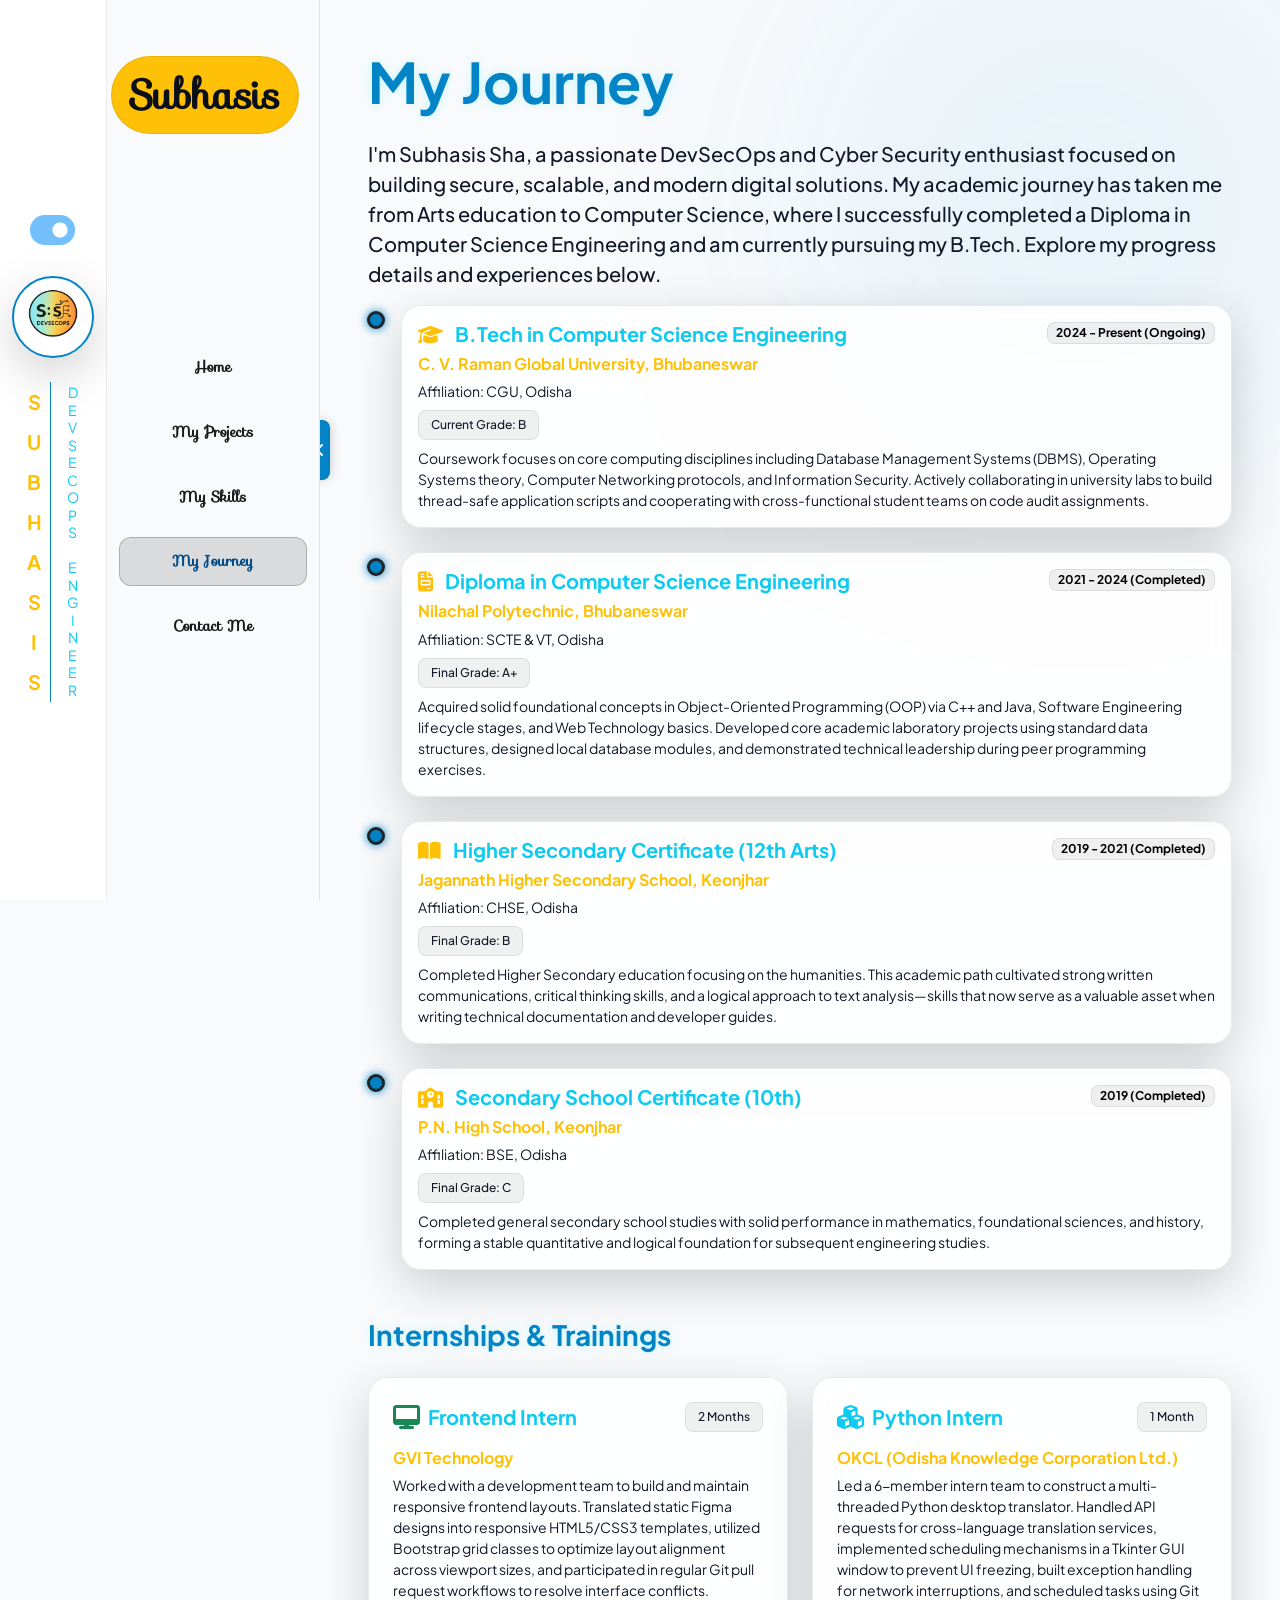
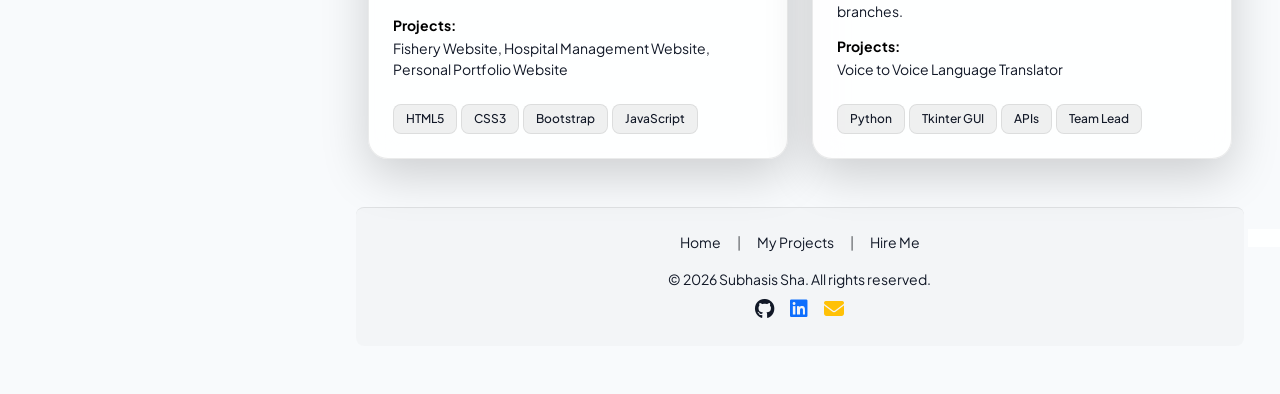
<file: templates/journey.html>
<!DOCTYPE html>
<html lang="en" data-bs-theme="light">
<!--
  Subhasis Sha - Developer Portfolio: Journey Page
  
  Layout Architecture:
  - Column 1 (col-md-1): Sidebar brand branding & theme toggle.
  - Column 2 (col-md-2): Sidebar navigation panels (vertical/horizontal dropdowns).
  - Column 3 (col-md-9): Core content dashboard column (Timeline & Internships) with cyan neon glowing backdrop.
-->

<head>
    <meta charset="UTF-8">
    <meta name="viewport" content="width=device-width, initial-scale=1.0">
    <title>Subhasis | Portfolio--Journey</title>
    <link rel="stylesheet" href="https://cdn.jsdelivr.net/npm/bootstrap@5.3.8/dist/css/bootstrap.min.css"
        onerror="this.onerror=null; this.href='../static/bootstrap.min.css'">
    <link rel="stylesheet" href="https://fonts.googleapis.com/css2?family=Sofia&display=swap">
    <link rel="stylesheet" href="https://cdnjs.cloudflare.com/ajax/libs/font-awesome/6.5.1/css/all.min.css">
    <link rel="icon" type="image/png" href="../images/Subhasis_icon.png">
    <link rel="stylesheet" href="../static/style.css">
</head>

<body id="body" class="bg-dark-midnight overflow-auto">
    <div class="container-fluid">
        <div class="row">
            <div class="col-md-1
                        col-12
                        portfolio-sidebar-brand
                        sticky-top
                        vh-md-100
                        d-flex
                        flex-row flex-md-column
                        justify-content-center
                        align-items-center">
                <button id="themeBtn" class="fs-1 bg-transparent border-0 mb-md-3">
                    <i id="themeIcon" class="fa-solid fa-toggle-off" style="color: rgb(116, 192, 252);"></i>
                </button>
                <a href="../index.html"><img src="../images/Subhasis_Logo.png" alt="Subhasis Logo" class="img-fluid
                            rounded-circle
                            shadow-lg
                            mb-md-4
                            me-3 me-md-0" width="100"></a>
                <div class="d-none d-md-flex text-center align-items-center">
                    <h2 class="text-warning
                                fw-bold
                                fs-5 
                                lh-lg
                                border-end
                                border-info
                                mb-0 pe-2">
                        S<br class="d-none d-md-block">U<br class="d-none d-md-block">B<br
                            class="d-none d-md-block">H<br class="d-none d-md-block">A<br class="d-none d-md-block">S<br
                            class="d-none d-md-block">I<br class="d-none d-md-block">S
                    </h2>
                    <p class="text-info
                                small
                                lh-sm
                                ms-3
                                mb-0">
                        D<br class="d-none d-md-block">
                        E<br class="d-none d-md-block">
                        V<br class="d-none d-md-block">
                        S<br class="d-none d-md-block">
                        E<br class="d-none d-md-block">
                        C<br class="d-none d-md-block">
                        O<br class="d-none d-md-block">
                        P<br class="d-none d-md-block">
                        S<br class="d-none d-md-block">&nbsp;&nbsp;&nbsp;
                        <br class="d-none d-md-block">
                        E<br class="d-none d-md-block">
                        N<br class="d-none d-md-block">
                        G<br class="d-none d-md-block">
                        I<br class="d-none d-md-block">
                        N<br class="d-none d-md-block">
                        E<br class="d-none d-md-block">
                        E<br class="d-none d-md-block">
                        R
                    </p>
                </div>
            </div>

            <div class="col-md-2
                        col-12
                        portfolio-sidebar-nav
                        vh-md-100
                        sticky-md-top
                        p-0">
                <nav class="navbar
                            navbar-expand-md
                            h-100
                            align-items-start gap-2">
                    <div class="container-fluid
                                flex-md-column
                                align-items-center
                                justify-content-center
                                text-center
                                py-md-5
                                py-1
                                overflow-hidden h-100 nav-sofia">
                        <a class="navbar-brand
                                  fw-bold
                                  fs-1
                                  mb-md-4
                                  border
                                  p-2
                                  text-bg-dark
                                  rounded-pill
                                  w-100
                                  text-center
                                  d-flex
                                  justify-content-center
                                  align-items-center overflow-hidden mb-2" href="home.html">
                            <span class="d-inline d-md-none d-xl-inline">Subhasis</span>
                            <span class="d-none d-md-inline d-xl-none">S.Sha</span>
                        </a>
                        <button class="navbar-toggler" type="button" data-bs-toggle="collapse"
                            data-bs-target="#navbarContent">
                            <span class="navbar-toggler-icon"></span>
                        </button>
                        <div class="collapse
                                    navbar-collapse
                                    w-100" id="navbarContent">
                            <ul class="navbar-nav
                                        flex-md-column
                                        w-100
                                        gap-2
                                        py-md-5 py-2
                                        text-center">
                                <li class="portfolio-nav-item">
                                    <a class="portfolio-nav-link" href="home.html">
                                        Home
                                    </a>
                                </li>
                                <li class="portfolio-nav-item">
                                    <a class="portfolio-nav-link" href="project.html">
                                        My Projects
                                    </a>
                                </li>
                                <li class="portfolio-nav-item">
                                    <a class="portfolio-nav-link" href="skills.html">
                                        My Skills
                                    </a>
                                </li>
                                <li class="portfolio-nav-item">
                                    <a class="portfolio-nav-link active-cyan" href="journey.html">
                                        My Journey
                                    </a>
                                </li>
                                <li class="portfolio-nav-item">
                                    <a class="portfolio-nav-link" href="contact.html">
                                        Contact Me
                                    </a>
                                </li>
                            </ul>
                        </div>
                    </div>
                </nav>
            </div>

            <div class="col-md-9 col-12 portfolio-content-col glow-journey p-4 p-md-5">
                    <button id="sidebarToggle" class="btn p-0">
                        <i id="toggleIcon" class="fa-solid fa-angle-left"></i>
                    </button>
                <h1 class="display-4 fw-bold text-cyan-glow">
                    My Journey
                </h1>
                <p class="lead text-secondary mt-4 fw-medium">
                    I'm Subhasis Sha, a passionate DevSecOps and Cyber Security enthusiast focused on building secure,
                    scalable, and modern digital solutions. My academic journey has taken me from Arts education to
                    Computer Science, where I successfully completed a Diploma in Computer Science Engineering and am
                    currently pursuing my B.Tech. Explore my progress details and experiences below.
                </p>

                <div class="border-start ps-4 ms-2">
                    <div class="mb-4 position-relative">
                        <div class="position-absolute rounded-circle border border-3 border-dark timeline-dot"></div>
                        
                        <div class="card shadow-lg timeline-card glass-card-glow-cyan">
                            <div class="card-body p-3">
                                <div class="d-flex justify-content-between align-items-start flex-wrap mb-2">
                                    <h4 class="card-title text-info fw-bold mb-0 fs-5">
                                        <i class="fa-solid fa-graduation-cap text-warning me-2"></i> B.Tech in Computer Science Engineering
                                    </h4>
                                    <span class="badge bg-secondary text-light fw-bold px-2 py-1">2024 - Present (Ongoing)</span>
                                </div>
                                <h6 class="text-warning fw-bold mb-2"><a href="https://cgu-odisha.ac.in/" target="_blank">C. V. Raman Global University, Bhubaneswar</a></h6>
                                <p class="text-secondary small mb-2">Affiliation: CGU, Odisha</p>
                                <span class="badge bg-secondary mb-2 d-inline-block">Current Grade: B</span>
                                <p class="text-light-emphasis small mb-0">
                                    Coursework focuses on core computing disciplines including Database Management Systems (DBMS), Operating Systems theory, Computer Networking protocols, and Information Security. Actively collaborating in university labs to build thread-safe application scripts and cooperating with cross-functional student teams on code audit assignments.
                                </p>
                            </div>
                        </div>
                    </div>

                    <div class="mb-4 position-relative">
                        <div class="position-absolute rounded-circle border border-3 border-dark timeline-dot"></div>
                        
                        <div class="card shadow-lg timeline-card glass-card-glow-cyan">
                            <div class="card-body p-3">
                                <div class="d-flex justify-content-between align-items-start flex-wrap mb-2">
                                    <h4 class="card-title text-info fw-bold mb-0 fs-5">
                                        <i class="fa-solid fa-file-invoice text-warning me-2"></i> Diploma in Computer Science Engineering
                                    </h4>
                                    <span class="badge bg-secondary text-light fw-bold px-2 py-1">2021 - 2024 (Completed)</span>
                                </div>
                                <h6 class="text-warning fw-bold mb-2"><a href="https://nilachalpolytechnic.ac.in/" target="_blank">Nilachal Polytechnic, Bhubaneswar</a></h6>
                                <p class="text-secondary small mb-2">Affiliation: SCTE & VT, Odisha</p>
                                <span class="badge bg-secondary mb-2 d-inline-block">Final Grade: A+</span>
                                <p class="text-light-emphasis small mb-0">
                                    Acquired solid foundational concepts in Object-Oriented Programming (OOP) via C++ and Java, Software Engineering lifecycle stages, and Web Technology basics. Developed core academic laboratory projects using standard data structures, designed local database modules, and demonstrated technical leadership during peer programming exercises.
                                </p>
                            </div>
                        </div>
                    </div>

                    <div class="mb-4 position-relative">
                        <div class="position-absolute rounded-circle border border-3 border-dark timeline-dot"></div>
                        
                        <div class="card shadow-lg timeline-card glass-card-glow-cyan">
                            <div class="card-body p-3">
                                <div class="d-flex justify-content-between align-items-start flex-wrap mb-2">
                                    <h4 class="card-title text-info fw-bold mb-0 fs-5">
                                        <i class="fa-solid fa-book-open text-warning me-2"></i> Higher Secondary Certificate (12th Arts)
                                    </h4>
                                    <span class="badge bg-secondary text-light fw-bold px-2 py-1">2019 - 2021 (Completed)</span>
                                </div>
                                <h6 class="text-warning fw-bold mb-2">Jagannath Higher Secondary School, Keonjhar</h6>
                                <p class="text-secondary small mb-2">Affiliation: CHSE, Odisha</p>
                                <span class="badge bg-secondary mb-2 d-inline-block">Final Grade: B</span>
                                <p class="text-light-emphasis small mb-0">
                                    Completed Higher Secondary education focusing on the humanities. This academic path cultivated strong written communications, critical thinking skills, and a logical approach to text analysis—skills that now serve as a valuable asset when writing technical documentation and developer guides.
                                </p>
                            </div>
                        </div>
                    </div>

                    <div class="mb-2 position-relative">
                        <div class="position-absolute rounded-circle border border-3 border-dark timeline-dot"></div>
                        
                        <div class="card shadow-lg timeline-card glass-card-glow-cyan">
                            <div class="card-body p-3">
                                <div class="d-flex justify-content-between align-items-start flex-wrap mb-2">
                                    <h4 class="card-title text-info fw-bold mb-0 fs-5">
                                        <i class="fa-solid fa-school text-warning me-2"></i> Secondary School Certificate (10th)
                                    </h4>
                                    <span class="badge bg-secondary text-light fw-bold px-2 py-1">2019 (Completed)</span>
                                </div>
                                <h6 class="text-warning fw-bold mb-2"><a href="https://schools.org.in/keonjhar/21060415403/p-n-h-s-kendukhunta.html" target="_blank">P.N. High School, Keonjhar</a></h6>
                                <p class="text-secondary small mb-2">Affiliation: BSE, Odisha</p>
                                <span class="badge bg-secondary mb-2 d-inline-block">Final Grade: C</span>
                                <p class="text-light-emphasis small mb-0">
                                    Completed general secondary school studies with solid performance in mathematics, foundational sciences, and history, forming a stable quantitative and logical foundation for subsequent engineering studies.
                                </p>
                            </div>
                        </div>
                    </div>

                </div>

                <h2 class="text-cyan-glow fw-bold fs-3 mt-5 mb-3 border-bottom pb-2">Internships & Trainings</h2>
                <div class="row g-4">
                    <div class="col-lg-6 col-12">
                        <div class="card h-100 shadow-lg intern-card glass-card-glow-cyan">
                            <div class="card-body p-4 d-flex flex-column justify-content-between">
                                <div>
                                    <div class="d-flex align-items-center mb-3 justify-content-between flex-wrap gap-2">
                                        <div class="d-flex align-items-center">
                                            <i class="fa-solid fa-desktop text-success fs-4 me-2"></i>
                                            <h3 class="card-title text-info fw-bold mb-0 fs-5">Frontend Intern</h3>
                                        </div>
                                        <span class="badge bg-secondary">2 Months</span>
                                    </div>
                                    <h6 class="text-warning fw-bold mb-2"><a href="https://gvitechnology.com/"
                                            target="_blank">GVI Technology</a></h6>
                                    <p class="text-light-emphasis small mb-3">
                                        Worked with a development team to build and maintain responsive frontend layouts. Translated static Figma designs into responsive HTML5/CSS3 templates, utilized Bootstrap grid classes to optimize layout alignment across viewport sizes, and participated in regular Git pull request workflows to resolve interface conflicts.
                                    </p>

                                    <h6 class="text-light fw-bold small mb-1">Projects:</h6>
                                    <p class="text-secondary small mb-2">Fishery Website, Hospital Management Website,
                                        Personal Portfolio Website</p>

                                </div>
                                <div class="mt-3">
                                    <div class="d-flex flex-wrap gap-1">
                                        <span class="badge bg-secondary">HTML5</span>
                                        <span class="badge bg-secondary">CSS3</span>
                                        <span class="badge bg-secondary">Bootstrap</span>
                                        <span class="badge bg-secondary">JavaScript</span>
                                    </div>
                                </div>
                            </div>
                        </div>
                    </div>

                    <div class="col-lg-6 col-12">
                        <div class="card h-100 shadow-lg intern-card glass-card-glow-cyan">
                            <div class="card-body p-4 d-flex flex-column justify-content-between">
                                <div>
                                    <div class="d-flex align-items-center mb-3 justify-content-between flex-wrap gap-2">
                                        <div class="d-flex align-items-center">
                                            <i class="fa-solid fa-cubes text-info fs-4 me-2"></i>
                                            <h3 class="card-title text-info fw-bold mb-0 fs-5">Python Intern</h3>
                                        </div>
                                        <span class="badge bg-secondary">1 Month</span>
                                    </div>
                                    <h6 class="text-warning fw-bold mb-2"><a href="https://okcl.org/"
                                            target="_blank">OKCL (Odisha Knowledge Corporation Ltd.)</a></h6>
                                    <p class="text-light-emphasis small mb-3">
                                        Led a 6-member intern team to construct a multi-threaded Python desktop translator. Handled API requests for cross-language translation services, implemented scheduling mechanisms in a Tkinter GUI window to prevent UI freezing, built exception handling for network interruptions, and scheduled tasks using Git branches.
                                    </p>

                                    <h6 class="text-light fw-bold small mb-1">Projects:</h6>
                                    <p class="text-secondary small mb-2">Voice to Voice Language Translator</p>
                                </div>
                                <div class="mt-3">
                                    <div class="d-flex flex-wrap gap-1">
                                        <span class="badge bg-secondary">Python</span>
                                        <span class="badge bg-secondary">Tkinter GUI</span>
                                        <span class="badge bg-secondary">APIs</span>
                                        <span class="badge bg-secondary">Team Lead</span>
                                    </div>
                                </div>
                            </div>
                        </div>
                    </div>

                <!-- Footer -->
                <footer class="portfolio-footer d-block text-center py-4 mt-5 rounded-3">
                    <div class="container mb-3">
                        <div class="d-flex justify-content-center flex-wrap gap-3 small">
                            <a href="home.html" class="text-secondary text-decoration-none hover-cyan">Home</a>
                            <span class="text-muted">|</span>
                            <a href="project.html" class="text-secondary text-decoration-none hover-cyan">My Projects</a>
                            <span class="text-muted">|</span>
                            <a href="hire.html" class="text-secondary text-decoration-none hover-cyan">Hire Me</a>
                        </div>
                    </div>
                    <p class="small text-secondary mb-2">© 2026 Subhasis Sha. All rights reserved.</p>
                    <div class="d-flex justify-content-center gap-3">
                        <a href="https://github.com/Subhasis-Sha" target="_blank" class="text-secondary"><i class="fa-brands fa-github fs-5"></i></a>
                        <a href="https://www.linkedin.com/in/subhasis-sha-305064325" target="_blank" class="text-primary"><i class="fa-brands fa-linkedin fs-5"></i></a>
                        <a href="mailto:subhasissha991@gmail.com" class="text-warning"><i class="fa-solid fa-envelope fs-5"></i></a>
                    </div>
                </footer>
            </div>
        </div>
    </div>
    <!-- Scroll to Top Button -->
    <button id="scrollToTopBtn" class="scroll-to-top-btn btn" aria-label="Scroll to Top">
        <i class="fa-solid fa-arrow-up"></i>
    </button>

    <script src="../js/script.js"></script>
    <script src="https://cdn.jsdelivr.net/npm/bootstrap@5.3.8/dist/js/bootstrap.bundle.min.js"
        onerror="this.onerror=null; this.src='../js/bootstrap.bundle.min.js'"></script>
</body>

</html>
</file>
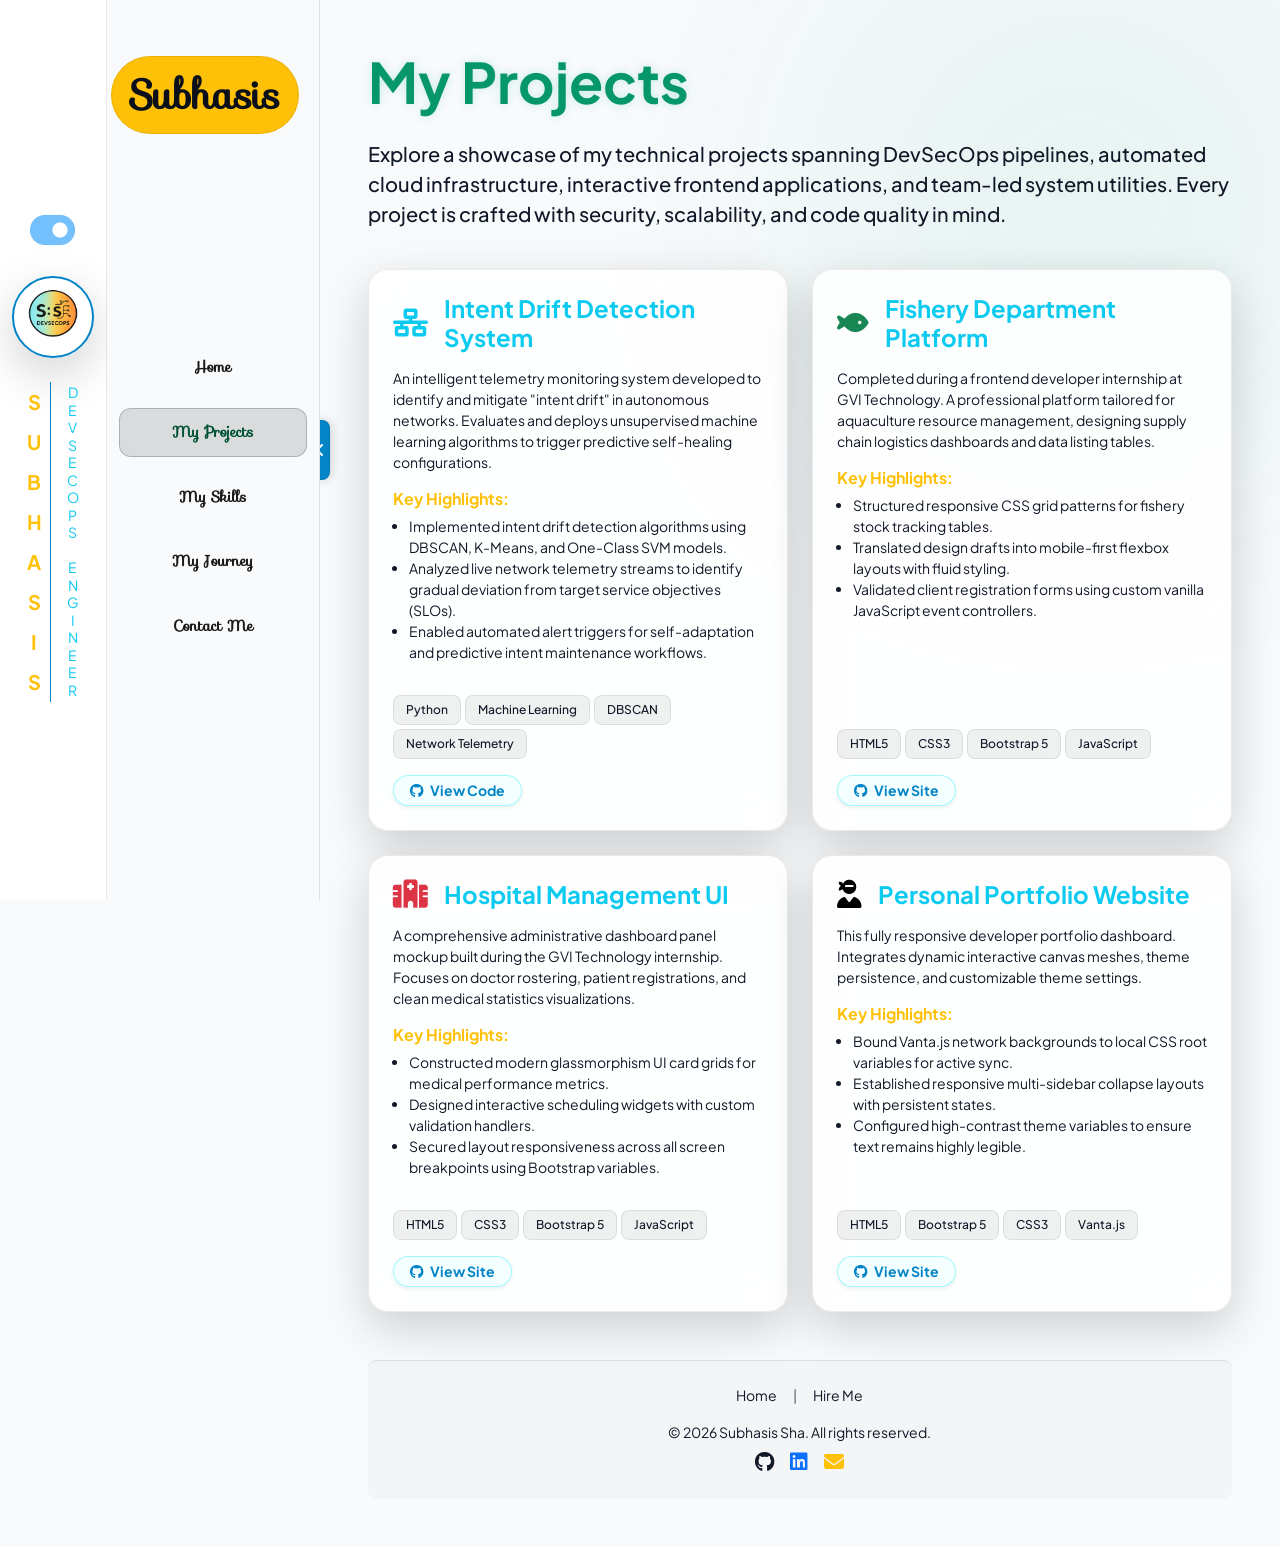
<file: templates/project.html>
<!DOCTYPE html>
<html lang="en" data-bs-theme="light">
<!--
  Subhasis Sha - Developer Portfolio: Projects Page
  
  Layout Architecture:
  - Column 1 (col-md-1): Sidebar brand branding & theme toggle.
  - Column 2 (col-md-2): Sidebar navigation panels (vertical/horizontal dropdowns).
  - Column 3 (col-md-9): Core content dashboard column (Projects Cards Layout) with emerald neon glowing backdrop.
-->

<head>
    <meta charset="UTF-8">
    <meta name="viewport" content="width=device-width, initial-scale=1.0">
    <title>Subhasis | Portfolio--Projects</title>
    <link rel="stylesheet" href="https://cdn.jsdelivr.net/npm/bootstrap@5.3.8/dist/css/bootstrap.min.css"
        onerror="this.onerror=null; this.href='../static/bootstrap.min.css'">
    <link rel="stylesheet" href="https://fonts.googleapis.com/css2?family=Sofia&display=swap">
    <link rel="stylesheet" href="https://cdnjs.cloudflare.com/ajax/libs/font-awesome/6.5.1/css/all.min.css">
    <link rel="icon" type="image/png" href="../images/Subhasis_icon.png">
    <link rel="stylesheet" href="../static/style.css">
</head>

<body id="body" class="bg-dark-midnight overflow-auto">
    <div class="container-fluid">
        <div class="row">
            <div class="col-md-1
                        col-12
                        portfolio-sidebar-brand
                        sticky-top
                        vh-md-100
                        d-flex
                        flex-row flex-md-column
                        justify-content-center
                        align-items-center">
                <button id="themeBtn" class="fs-1 bg-transparent border-0 mb-md-3">
                    <i id="themeIcon" class="fa-solid fa-toggle-off" style="color: rgb(116, 192, 252);"></i>
                </button>
                <a href="../index.html"><img src="../images/Subhasis_Logo.png" alt="Subhasis Logo" class="img-fluid
                            rounded-circle
                            shadow-lg
                            mb-md-4
                            me-3 me-md-0" width="100"></a>
                <div class="d-none d-md-flex text-center align-items-center">
                    <h2 class="text-warning
                               fw-bold
                               fs-5 
                               lh-lg
                               border-end
                               border-info
                               mb-0 pe-2">
                        S<br class="d-none d-md-block">U<br class="d-none d-md-block">B<br
                            class="d-none d-md-block">H<br class="d-none d-md-block">A<br class="d-none d-md-block">S<br
                            class="d-none d-md-block">I<br class="d-none d-md-block">S
                    </h2>
                    <p class="text-info
                               small
                               lh-sm
                               ms-3
                               mb-0">
                        D<br class="d-none d-md-block">
                        E<br class="d-none d-md-block">
                        V<br class="d-none d-md-block">
                        S<br class="d-none d-md-block">
                        E<br class="d-none d-md-block">
                        C<br class="d-none d-md-block">
                        O<br class="d-none d-md-block">
                        P<br class="d-none d-md-block">
                        S<br class="d-none d-md-block">&nbsp;&nbsp;&nbsp;
                        <br class="d-none d-md-block">
                        E<br class="d-none d-md-block">
                        N<br class="d-none d-md-block">
                        G<br class="d-none d-md-block">
                        I<br class="d-none d-md-block">
                        N<br class="d-none d-md-block">
                        E<br class="d-none d-md-block">
                        E<br class="d-none d-md-block">
                        R
                    </p>
                </div>
            </div>

            <div class="col-md-2
                        col-12
                        portfolio-sidebar-nav
                        vh-md-100
                        sticky-md-top
                        p-0">
                <nav class="navbar
                            navbar-expand-md
                            h-100
                            align-items-start gap-2">
                    <div class="container-fluid
                                flex-md-column
                                align-items-center
                                justify-content-center
                                text-center
                                py-md-5
                                py-1
                                overflow-hidden h-100 nav-sofia">
                        <a class="navbar-brand
                                  fw-bold
                                  fs-1
                                  mb-md-4
                                  border
                                  p-2
                                  text-bg-dark
                                  rounded-pill
                                  w-100
                                  text-center
                                  d-flex
                                  justify-content-center
                                  align-items-center overflow-hidden mb-2" href="home.html">
                            <span class="d-inline d-md-none d-xl-inline">Subhasis</span>
                            <span class="d-none d-md-inline d-xl-none">S.Sha</span>
                        </a>
                        <button class="navbar-toggler" type="button" data-bs-toggle="collapse"
                            data-bs-target="#navbarContent">
                            <span class="navbar-toggler-icon"></span>
                        </button>
                        <div class="collapse
                                    navbar-collapse
                                    w-100" id="navbarContent">
                            <ul class="navbar-nav
                                        flex-md-column
                                        w-100
                                        gap-2
                                        py-md-5 py-2
                                        text-center">
                                <li class="portfolio-nav-item">
                                    <a class="portfolio-nav-link" href="home.html">
                                        Home
                                    </a>
                                </li>
                                <li class="portfolio-nav-item">
                                    <a class="portfolio-nav-link active-emerald" href="project.html">
                                        My Projects
                                    </a>
                                </li>
                                <li class="portfolio-nav-item">
                                    <a class="portfolio-nav-link" href="skills.html">
                                        My Skills
                                    </a>
                                </li>
                                <li class="portfolio-nav-item">
                                    <a class="portfolio-nav-link" href="journey.html">
                                        My Journey
                                    </a>
                                </li>
                                <li class="portfolio-nav-item">
                                    <a class="portfolio-nav-link" href="contact.html">
                                        Contact Me
                                    </a>
                                </li>
                            </ul>
                        </div>
                    </div>
                </nav>
            </div>

            <div class="col-md-9 col-12 portfolio-content-col glow-projects p-4 p-md-5">
                <button id="sidebarToggle" class="btn p-0">
                    <i id="toggleIcon" class="fa-solid fa-angle-left"></i>
                </button>
                <h1 class="display-4 fw-bold text-emerald-glow">
                    My Projects
                </h1>
                <p class="lead text-secondary mt-4 fw-medium">
                    Explore a showcase of my technical projects spanning DevSecOps pipelines, automated cloud
                    infrastructure, interactive frontend applications, and team-led system utilities. Every project is
                    crafted with security, scalability, and code quality in mind.
                </p>

                <div class="row row-cols-1 row-cols-lg-2 g-4 mt-2">
                    
                    <div class="col">
                        <div class="card h-100 shadow-lg project-card glass-card-glow-emerald">
                            <div class="card-body p-4 d-flex flex-column justify-content-between">
                                <div>
                                    <div class="d-flex align-items-center mb-3">
                                        <i class="fa-solid fa-network-wired text-info fs-3 me-3"></i>
                                        <h3 class="card-title text-info fw-bold mb-0 fs-4">Intent Drift Detection System</h3>
                                    </div>
                                    <p class="card-text text-secondary small mb-3">
                                        An intelligent telemetry monitoring system developed to identify and mitigate "intent drift" in autonomous networks. Evaluates and deploys unsupervised machine learning algorithms to trigger predictive self-healing configurations.
                                    </p>
                                    <h6 class="text-warning fw-bold mb-2">Key Highlights:</h6>
                                    <ul class="text-light-emphasis small ps-3">
                                        <li>Implemented intent drift detection algorithms using DBSCAN, K-Means, and One-Class SVM models.</li>
                                        <li>Analyzed live network telemetry streams to identify gradual deviation from target service objectives (SLOs).</li>
                                        <li>Enabled automated alert triggers for self-adaptation and predictive intent maintenance workflows.</li>
                                    </ul>
                                </div>
                                <div class="mt-3">
                                    <div class="d-flex flex-wrap gap-1 mb-3">
                                        <span class="badge bg-secondary">Python</span>
                                        <span class="badge bg-secondary">Machine Learning</span>
                                        <span class="badge bg-secondary">DBSCAN</span>
                                        <span class="badge bg-secondary">Network Telemetry</span>
                                    </div>
                                    <a href="https://github.com/Subhasis-Sha/Intent-Drift-Detection-System" target="_blank"
                                        class="btn btn-glow-cyan btn-sm fw-bold rounded-pill px-3 shadow-sm">
                                        <i class="fa-brands fa-github me-1"></i> View Code
                                    </a>
                                </div>
                            </div>
                        </div>
                    </div>
                    
                    <div class="col">
                        <div class="card h-100 shadow-lg project-card glass-card-glow-emerald">
                            <div class="card-body p-4 d-flex flex-column justify-content-between">
                                <div>
                                    <div class="d-flex align-items-center mb-3">
                                        <i class="fa-solid fa-fish text-success fs-3 me-3"></i>
                                        <h3 class="card-title text-info fw-bold mb-0 fs-4">Fishery Department Platform
                                        </h3>
                                    </div>
                                    <p class="card-text text-secondary small mb-3">
                                        Completed during a frontend developer internship at GVI Technology. A professional platform tailored for aquaculture resource management, designing supply chain logistics dashboards and data listing tables.
                                    </p>
                                    <h6 class="text-warning fw-bold mb-2">Key Highlights:</h6>
                                    <ul class="text-light-emphasis small ps-3">
                                        <li>Structured responsive CSS grid patterns for fishery stock tracking tables.</li>
                                        <li>Translated design drafts into mobile-first flexbox layouts with fluid styling.</li>
                                        <li>Validated client registration forms using custom vanilla JavaScript event controllers.</li>
                                    </ul>
                                </div>
                                <div class="mt-3">
                                    <div class="d-flex flex-wrap gap-1 mb-3">
                                        <span class="badge bg-secondary">HTML5</span>
                                        <span class="badge bg-secondary">CSS3</span>
                                        <span class="badge bg-secondary">Bootstrap 5</span>
                                        <span class="badge bg-secondary">JavaScript</span>
                                    </div>
                                    <a href="https://subhasis-sha.github.io/GVIFishery-Department/index.html" target="_blank"
                                        class="btn btn-glow-cyan btn-sm fw-bold rounded-pill px-3 shadow-sm">
                                        <i class="fa-brands fa-github me-1"></i> View Site
                                    </a>
                                </div>
                            </div>
                        </div>
                    </div>
                    <div class="col">
                        <div class="card h-100 shadow-lg project-card glass-card-glow-emerald">
                            <div class="card-body p-4 d-flex flex-column justify-content-between">
                                <div>
                                    <div class="d-flex align-items-center mb-3">
                                        <i class="fa-solid fa-hospital text-danger fs-3 me-3"></i>
                                        <h3 class="card-title text-info fw-bold mb-0 fs-4">Hospital Management UI</h3>
                                    </div>
                                    <p class="card-text text-secondary small mb-3">
                                        A comprehensive administrative dashboard panel mockup built during the GVI Technology internship. Focuses on doctor rostering, patient registrations, and clean medical statistics visualizations.
                                    </p>
                                    <h6 class="text-warning fw-bold mb-2">Key Highlights:</h6>
                                    <ul class="text-light-emphasis small ps-3">
                                        <li>Constructed modern glassmorphism UI card grids for medical performance metrics.</li>
                                        <li>Designed interactive scheduling widgets with custom validation handlers.</li>
                                        <li>Secured layout responsiveness across all screen breakpoints using Bootstrap variables.</li>
                                    </ul>
                                </div>
                                <div class="mt-3">
                                    <div class="d-flex flex-wrap gap-1 mb-3">
                                        <span class="badge bg-secondary">HTML5</span>
                                        <span class="badge bg-secondary">CSS3</span>
                                        <span class="badge bg-secondary">Bootstrap 5</span>
                                        <span class="badge bg-secondary">JavaScript</span>
                                    </div>
                                    <a href="https://github.com/Subhasis-Sha" target="_blank"
                                        class="btn btn-glow-cyan btn-sm fw-bold rounded-pill px-3 shadow-sm">
                                        <i class="fa-brands fa-github me-1"></i> View Site
                                    </a>
                                </div>
                            </div>
                        </div>
                    </div>
                    <div class="col">
                        <div class="card h-100 shadow-lg project-card glass-card-glow-emerald">
                            <div class="card-body p-4 d-flex flex-column justify-content-between">
                                <div>
                                    <div class="d-flex align-items-center mb-3">
                                        <i class="fa-solid fa-user-ninja text-light fs-3 me-3"></i>
                                        <h3 class="card-title text-info fw-bold mb-0 fs-4">Personal Portfolio Website
                                        </h3>
                                    </div>
                                    <p class="card-text text-secondary small mb-3">
                                        This fully responsive developer portfolio dashboard. Integrates dynamic interactive canvas meshes, theme persistence, and customizable theme settings.
                                    </p>
                                    <h6 class="text-warning fw-bold mb-2">Key Highlights:</h6>
                                    <ul class="text-light-emphasis small ps-3">
                                        <li>Bound Vanta.js network backgrounds to local CSS root variables for active sync.</li>
                                        <li>Established responsive multi-sidebar collapse layouts with persistent states.</li>
                                        <li>Configured high-contrast theme variables to ensure text remains highly legible.</li>
                                    </ul>
                                </div>
                                <div class="mt-3">
                                    <div class="d-flex flex-wrap gap-1 mb-3">
                                        <span class="badge bg-secondary">HTML5</span>
                                        <span class="badge bg-secondary">Bootstrap 5</span>
                                        <span class="badge bg-secondary">CSS3</span>
                                        <span class="badge bg-secondary">Vanta.js</span>
                                    </div>
                                    <a href="https://subhasis-sha.github.io/Subhasis-Portfolio/" target="_blank"
                                        class="btn btn-glow-cyan btn-sm fw-bold rounded-pill px-3 shadow-sm">
                                        <i class="fa-brands fa-github me-1"></i> View Site
                                    </a>
                                </div>
                            </div>
                        </div>
                    </div>

                </div>

                <!-- Footer -->
                <footer class="portfolio-footer d-block text-center py-4 mt-5 rounded-3">
                    <div class="container mb-3">
                        <div class="d-flex justify-content-center flex-wrap gap-3 small">
                            <a href="home.html" class="text-secondary text-decoration-none hover-cyan">Home</a>
                            <span class="text-muted">|</span>
                            <a href="hire.html" class="text-secondary text-decoration-none hover-cyan">Hire Me</a>
                        </div>
                    </div>
                    <p class="small text-secondary mb-2">© 2026 Subhasis Sha. All rights reserved.</p>
                    <div class="d-flex justify-content-center gap-3">
                        <a href="https://github.com/Subhasis-Sha" target="_blank" class="text-secondary"><i class="fa-brands fa-github fs-5"></i></a>
                        <a href="https://www.linkedin.com/in/subhasis-sha-305064325" target="_blank" class="text-primary"><i class="fa-brands fa-linkedin fs-5"></i></a>
                        <a href="mailto:subhasissha991@gmail.com" class="text-warning"><i class="fa-solid fa-envelope fs-5"></i></a>
                    </div>
                </footer>
            </div>
        </div>
    </div>

    <!-- Scroll to Top Button -->
    <button id="scrollToTopBtn" class="scroll-to-top-btn btn" aria-label="Scroll to Top">
        <i class="fa-solid fa-arrow-up"></i>
    </button>

    <script src="../js/script.js"></script>
    <script src="https://cdn.jsdelivr.net/npm/bootstrap@5.3.8/dist/js/bootstrap.bundle.min.js"
        onerror="this.onerror=null; this.src='../js/bootstrap.bundle.min.js'"></script>
</body>

</html>
</file>
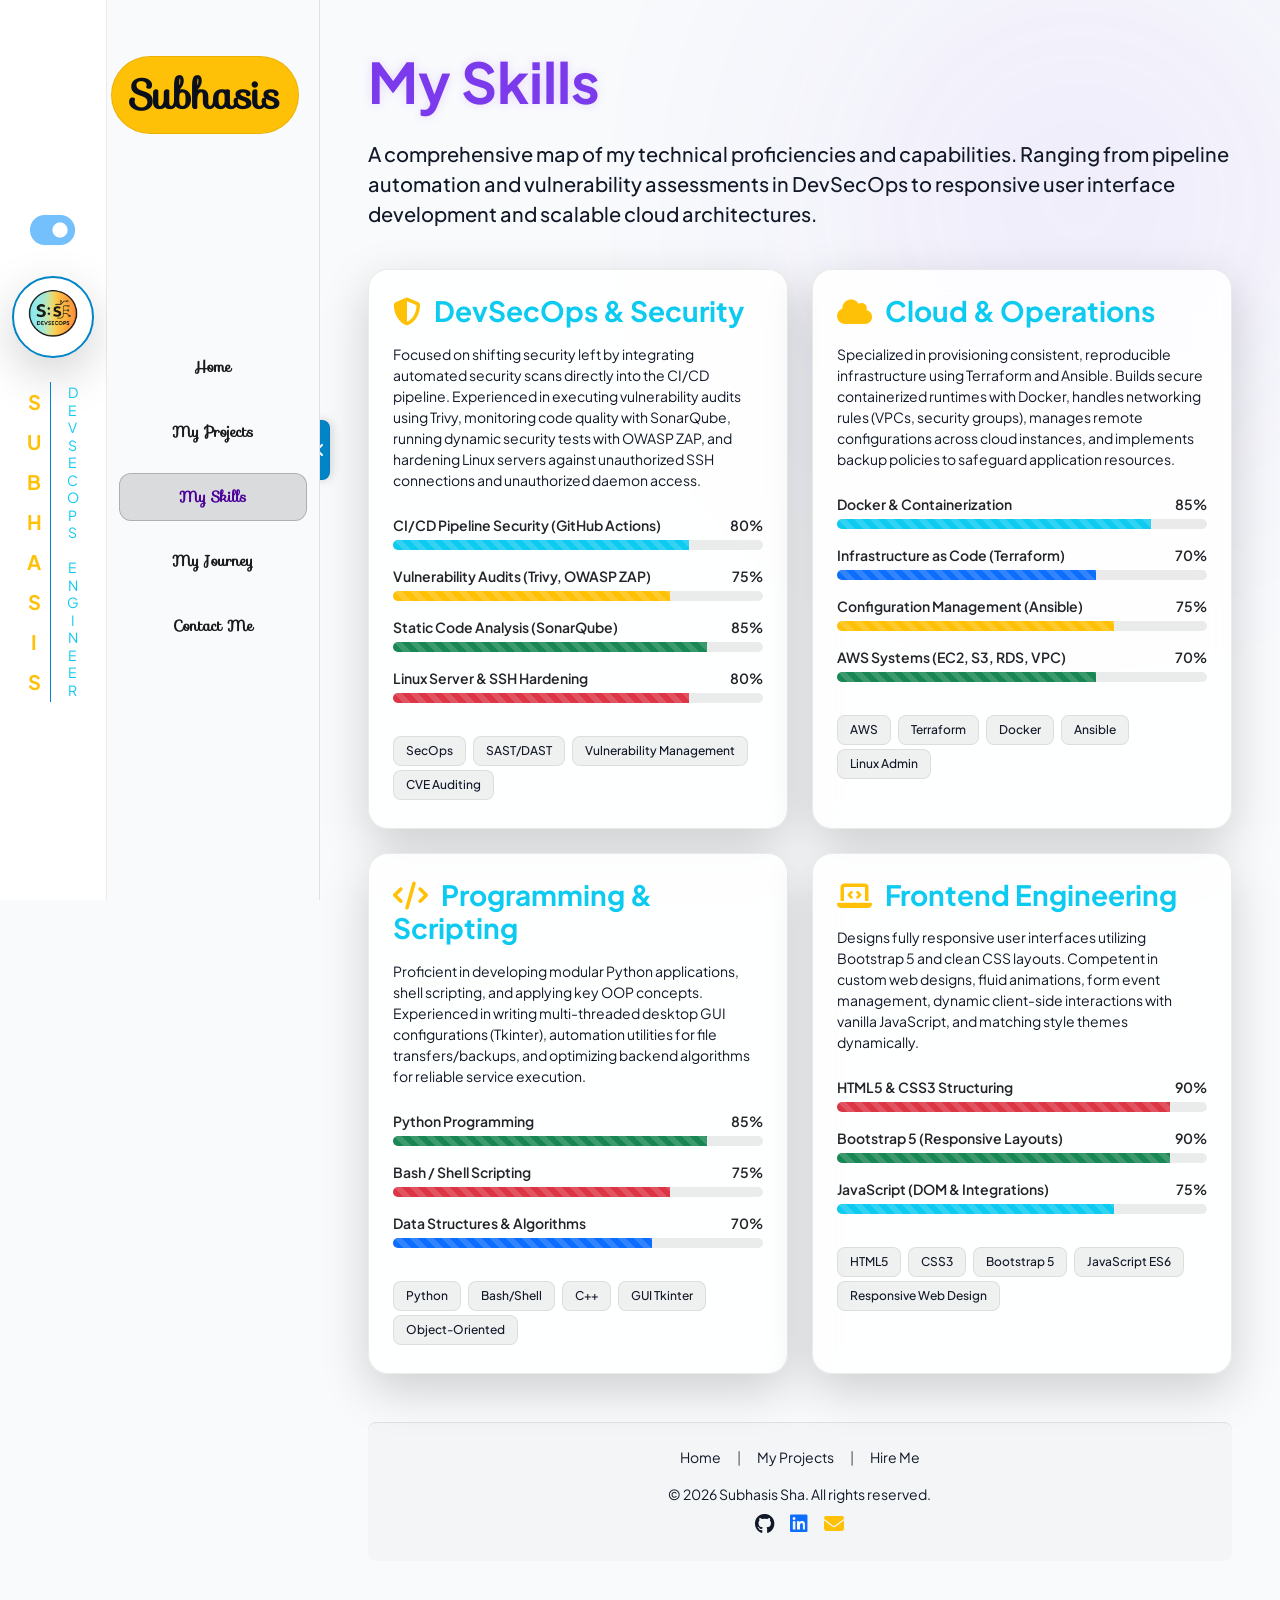
<file: templates/skills.html>
<!DOCTYPE html>
<html lang="en" data-bs-theme="light">
<!--
  Subhasis Sha - Developer Portfolio: Skills Page
  
  Layout Architecture:
  - Column 1 (col-md-1): Sidebar brand branding & theme toggle.
  - Column 2 (col-md-2): Sidebar navigation panels (vertical/horizontal dropdowns).
  - Column 3 (col-md-9): Core content dashboard column (Skills & Competencies Metrics Cards) with purple neon glowing backdrop.
-->

<head>
    <meta charset="UTF-8">
    <meta name="viewport" content="width=device-width, initial-scale=1.0">
    <title>Subhasis | Portfolio--Skills</title>
    <link class="stylesheet" rel="stylesheet"
        href="https://cdn.jsdelivr.net/npm/bootstrap@5.3.8/dist/css/bootstrap.min.css"
        onerror="this.onerror=null; this.href='../static/bootstrap.min.css'">
    <link rel="stylesheet" href="https://fonts.googleapis.com/css2?family=Sofia&display=swap">
    <link rel="stylesheet" href="https://cdnjs.cloudflare.com/ajax/libs/font-awesome/6.5.1/css/all.min.css">
    <link rel="icon" type="image/png" href="../images/Subhasis_icon.png">
    <link rel="stylesheet" href="../static/style.css">
</head>

<body id="body" class="bg-dark-midnight overflow-auto">
    <div class="container-fluid">
        <div class="row">
            <div class="col-md-1
                        col-12
                        portfolio-sidebar-brand
                        sticky-top
                        vh-md-100
                        d-flex
                        flex-row flex-md-column
                        justify-content-center
                        align-items-center">
                <button id="themeBtn" class="fs-1 bg-transparent border-0 mb-md-3">
                    <i id="themeIcon" class="fa-solid fa-toggle-off" style="color: rgb(116, 192, 252);"></i>
                </button>
                <a href="../index.html"><img src="../images/Subhasis_Logo.png" alt="Subhasis Logo" class="img-fluid
                            rounded-circle
                            shadow-lg
                            mb-md-4
                            me-3 me-md-0" width="100"></a>
                <div class="d-none d-md-flex text-center align-items-center">
                    <h2 class="text-warning
                               fw-bold
                               fs-5 
                               lh-lg
                               border-end
                               border-info
                               mb-0 pe-2">
                        S<br class="d-none d-md-block">U<br class="d-none d-md-block">B<br
                            class="d-none d-md-block">H<br class="d-none d-md-block">A<br class="d-none d-md-block">S<br
                            class="d-none d-md-block">I<br class="d-none d-md-block">S
                    </h2>
                    <p class="text-info
                               small
                               lh-sm
                               ms-3
                               mb-0">
                        D<br class="d-none d-md-block">
                        E<br class="d-none d-md-block">
                        V<br class="d-none d-md-block">
                        S<br class="d-none d-md-block">
                        E<br class="d-none d-md-block">
                        C<br class="d-none d-md-block">
                        O<br class="d-none d-md-block">
                        P<br class="d-none d-md-block">
                        S<br class="d-none d-md-block">&nbsp;&nbsp;&nbsp;
                        <br class="d-none d-md-block">
                        E<br class="d-none d-md-block">
                        N<br class="d-none d-md-block">
                        G<br class="d-none d-md-block">
                        I<br class="d-none d-md-block">
                        N<br class="d-none d-md-block">
                        E<br class="d-none d-md-block">
                        E<br class="d-none d-md-block">
                        R
                    </p>
                </div>
            </div>

            <div class="col-md-2
                        col-12
                        portfolio-sidebar-nav
                        vh-md-100
                        sticky-md-top
                        p-0">
                <nav class="navbar
                            navbar-expand-md
                            h-100
                            align-items-start gap-2">
                    <div class="container-fluid
                                flex-md-column
                                align-items-center
                                justify-content-center
                                text-center
                                py-md-5
                                py-1
                                overflow-hidden h-100 nav-sofia">
                        <a class="navbar-brand
                                  fw-bold
                                  fs-1
                                  mb-md-4
                                  border
                                  p-2
                                  text-bg-dark
                                  rounded-pill
                                  w-100
                                  text-center
                                  d-flex
                                  justify-content-center
                                  align-items-center overflow-hidden mb-2" href="home.html">
                            <span class="d-inline d-md-none d-xl-inline">Subhasis</span>
                            <span class="d-none d-md-inline d-xl-none">S.Sha</span>
                        </a>
                        <button class="navbar-toggler" type="button" data-bs-toggle="collapse"
                            data-bs-target="#navbarContent">
                            <span class="navbar-toggler-icon"></span>
                        </button>
                        <div class="collapse
                                    navbar-collapse
                                    w-100" id="navbarContent">
                            <ul class="navbar-nav
                                        flex-md-column
                                        w-100
                                        gap-2
                                        py-md-5 py-2
                                        text-center">
                                <li class="portfolio-nav-item">
                                    <a class="portfolio-nav-link" href="home.html">
                                        Home
                                    </a>
                                </li>
                                <li class="portfolio-nav-item">
                                    <a class="portfolio-nav-link" href="project.html">
                                        My Projects
                                    </a>
                                </li>
                                <li class="portfolio-nav-item">
                                    <a class="portfolio-nav-link active-purple" href="skills.html">
                                        My Skills
                                    </a>
                                </li>
                                <li class="portfolio-nav-item">
                                    <a class="portfolio-nav-link" href="journey.html">
                                        My Journey
                                    </a>
                                </li>
                                <li class="portfolio-nav-item">
                                    <a class="portfolio-nav-link" href="contact.html">
                                        Contact Me
                                    </a>
                                </li>
                            </ul>
                        </div>
                    </div>
                </nav>
            </div>

            <div class="col-md-9 col-12 portfolio-content-col glow-skills p-4 p-md-5">
                <button id="sidebarToggle" class="btn p-0">
                    <i id="toggleIcon" class="fa-solid fa-angle-left"></i>
                </button>
                <h1 class="display-4 fw-bold text-purple-glow">
                    My Skills
                </h1>
                <p class="lead text-secondary mt-4 fw-medium">
                    A comprehensive map of my technical proficiencies and capabilities. Ranging from pipeline automation
                    and vulnerability assessments in DevSecOps to responsive user interface development and scalable
                    cloud architectures.
                </p>

                <div class="row row-cols-1 row-cols-lg-2 g-4 mt-2">

                    <div class="col">
                        <div class="card h-100 shadow-lg skills-card glass-card-glow-purple">
                            <div class="card-body p-4">
                                <h3 class="text-info fw-bold mb-3">
                                    <i class="fa-solid fa-shield-halved text-warning me-2"></i> DevSecOps & Security
                                </h3>
                                <p class="text-secondary small mb-4">
                                    Focused on shifting security left by integrating automated security scans directly into the CI/CD pipeline. Experienced in executing vulnerability audits using Trivy, monitoring code quality with SonarQube, running dynamic security tests with OWASP ZAP, and hardening Linux servers against unauthorized SSH connections and unauthorized daemon access.
                                </p>

                                <div class="mb-3">
                                    <div class="d-flex justify-content-between mb-1">
                                        <span class="small fw-semibold">CI/CD Pipeline Security (GitHub Actions)</span>
                                        <span class="small fw-semibold">80%</span>
                                    </div>
                                    <div class="progress bg-secondary bg-opacity-50 progress-h-10">
                                        <div class="progress-bar progress-bar-striped progress-bar-animated bg-info w-pct-80"
                                            role="progressbar"></div>
                                    </div>
                                </div>

                                <div class="mb-3">
                                    <div class="d-flex justify-content-between mb-1">
                                        <span class="small fw-semibold">Vulnerability Audits (Trivy, OWASP ZAP)</span>
                                        <span class="small fw-semibold">75%</span>
                                    </div>
                                    <div class="progress bg-secondary bg-opacity-50 progress-h-10">
                                        <div class="progress-bar progress-bar-striped progress-bar-animated bg-warning text-dark w-pct-75"
                                            role="progressbar"></div>
                                    </div>
                                </div>

                                <div class="mb-3">
                                    <div class="d-flex justify-content-between mb-1">
                                        <span class="small fw-semibold">Static Code Analysis (SonarQube)</span>
                                        <span class="small fw-semibold">85%</span>
                                    </div>
                                    <div class="progress bg-secondary bg-opacity-50 progress-h-10">
                                        <div class="progress-bar progress-bar-striped progress-bar-animated bg-success w-pct-85"
                                            role="progressbar"></div>
                                    </div>
                                </div>

                                <div class="mb-3">
                                    <div class="d-flex justify-content-between mb-1">
                                        <span class="small fw-semibold">Linux Server & SSH Hardening</span>
                                        <span class="small fw-semibold">80%</span>
                                    </div>
                                    <div class="progress bg-secondary bg-opacity-50 progress-h-10">
                                        <div class="progress-bar progress-bar-striped progress-bar-animated bg-danger w-pct-80"
                                            role="progressbar"></div>
                                    </div>
                                </div>

                                <div class="mt-4 pt-2 border-top border-secondary">
                                    <span class="badge bg-secondary me-1 mb-1">SecOps</span>
                                    <span class="badge bg-secondary me-1 mb-1">SAST/DAST</span>
                                    <span class="badge bg-secondary me-1 mb-1">Vulnerability Management</span>
                                    <span class="badge bg-secondary me-1 mb-1">CVE Auditing</span>
                                </div>
                            </div>
                        </div>
                    </div>

                    <div class="col">
                        <div class="card h-100 shadow-lg skills-card glass-card-glow-purple">
                            <div class="card-body p-4">
                                <h3 class="text-info fw-bold mb-3">
                                    <i class="fa-solid fa-cloud text-warning me-2"></i> Cloud & Operations
                                </h3>
                                <p class="text-secondary small mb-4">
                                    Specialized in provisioning consistent, reproducible infrastructure using Terraform and Ansible. Builds secure containerized runtimes with Docker, handles networking rules (VPCs, security groups), manages remote configurations across cloud instances, and implements backup policies to safeguard application resources.
                                </p>

                                <div class="mb-3">
                                    <div class="d-flex justify-content-between mb-1">
                                        <span class="small fw-semibold">Docker & Containerization</span>
                                        <span class="small fw-semibold">85%</span>
                                    </div>
                                    <div class="progress bg-secondary bg-opacity-50 progress-h-10">
                                        <div class="progress-bar progress-bar-striped progress-bar-animated bg-info w-pct-85"
                                            role="progressbar"></div>
                                    </div>
                                </div>

                                <div class="mb-3">
                                    <div class="d-flex justify-content-between mb-1">
                                        <span class="small fw-semibold">Infrastructure as Code (Terraform)</span>
                                        <span class="small fw-semibold">70%</span>
                                    </div>
                                    <div class="progress bg-secondary bg-opacity-50 progress-h-10">
                                        <div class="progress-bar progress-bar-striped progress-bar-animated bg-primary w-pct-70"
                                            role="progressbar"></div>
                                    </div>
                                </div>

                                <div class="mb-3">
                                    <div class="d-flex justify-content-between mb-1">
                                        <span class="small fw-semibold">Configuration Management (Ansible)</span>
                                        <span class="small fw-semibold">75%</span>
                                    </div>
                                    <div class="progress bg-secondary bg-opacity-50 progress-h-10">
                                        <div class="progress-bar progress-bar-striped progress-bar-animated bg-warning text-dark w-pct-75"
                                            role="progressbar"></div>
                                    </div>
                                </div>

                                <div class="mb-3">
                                    <div class="d-flex justify-content-between mb-1">
                                        <span class="small fw-semibold">AWS Systems (EC2, S3, RDS, VPC)</span>
                                        <span class="small fw-semibold">70%</span>
                                    </div>
                                    <div class="progress bg-secondary bg-opacity-50 progress-h-10">
                                        <div class="progress-bar progress-bar-striped progress-bar-animated bg-success w-pct-70"
                                            role="progressbar"></div>
                                    </div>
                                </div>

                                <div class="mt-4 pt-2 border-top border-secondary">
                                    <span class="badge bg-secondary me-1 mb-1">AWS</span>
                                    <span class="badge bg-secondary me-1 mb-1">Terraform</span>
                                    <span class="badge bg-secondary me-1 mb-1">Docker</span>
                                    <span class="badge bg-secondary me-1 mb-1">Ansible</span>
                                    <span class="badge bg-secondary me-1 mb-1">Linux Admin</span>
                                </div>
                            </div>
                        </div>
                    </div>

                    <div class="col">
                        <div class="card h-100 shadow-lg skills-card glass-card-glow-purple">
                            <div class="card-body p-4">
                                <h3 class="text-info fw-bold mb-3">
                                    <i class="fa-solid fa-code text-warning me-2"></i> Programming & Scripting
                                </h3>
                                <p class="text-secondary small mb-4">
                                    Proficient in developing modular Python applications, shell scripting, and applying key OOP concepts. Experienced in writing multi-threaded desktop GUI configurations (Tkinter), automation utilities for file transfers/backups, and optimizing backend algorithms for reliable service execution.
                                </p>

                                <div class="mb-3">
                                    <div class="d-flex justify-content-between mb-1">
                                        <span class="small fw-semibold">Python Programming</span>
                                        <span class="small fw-semibold">85%</span>
                                    </div>
                                    <div class="progress bg-secondary bg-opacity-50 progress-h-10">
                                        <div class="progress-bar progress-bar-striped progress-bar-animated bg-success w-pct-85"
                                            role="progressbar"></div>
                                    </div>
                                </div>

                                <div class="mb-3">
                                    <div class="d-flex justify-content-between mb-1">
                                        <span class="small fw-semibold">Bash / Shell Scripting</span>
                                        <span class="small fw-semibold">75%</span>
                                    </div>
                                    <div class="progress bg-secondary bg-opacity-50 progress-h-10">
                                        <div class="progress-bar progress-bar-striped progress-bar-animated bg-danger w-pct-75"
                                            role="progressbar"></div>
                                    </div>
                                </div>

                                <div class="mb-3">
                                    <div class="d-flex justify-content-between mb-1">
                                        <span class="small fw-semibold">Data Structures & Algorithms</span>
                                        <span class="small fw-semibold">70%</span>
                                    </div>
                                    <div class="progress bg-secondary bg-opacity-50 progress-h-10">
                                        <div class="progress-bar progress-bar-striped progress-bar-animated bg-primary w-pct-70"
                                            role="progressbar"></div>
                                    </div>
                                </div>

                                <div class="mt-4 pt-2 border-top border-secondary">
                                    <span class="badge bg-secondary me-1 mb-1">Python</span>
                                    <span class="badge bg-secondary me-1 mb-1">Bash/Shell</span>
                                    <span class="badge bg-secondary me-1 mb-1">C++</span>
                                    <span class="badge bg-secondary me-1 mb-1">GUI Tkinter</span>
                                    <span class="badge bg-secondary me-1 mb-1">Object-Oriented</span>
                                </div>
                            </div>
                        </div>
                    </div>

                    <div class="col">
                        <div class="card h-100 shadow-lg skills-card glass-card-glow-purple">
                            <div class="card-body p-4">
                                <h3 class="text-info fw-bold mb-3">
                                    <i class="fa-solid fa-laptop-code text-warning me-2"></i> Frontend Engineering
                                </h3>
                                <p class="text-secondary small mb-4">
                                    Designs fully responsive user interfaces utilizing Bootstrap 5 and clean CSS layouts. Competent in custom web designs, fluid animations, form event management, dynamic client-side interactions with vanilla JavaScript, and matching style themes dynamically.
                                </p>

                                <div class="mb-3">
                                    <div class="d-flex justify-content-between mb-1">
                                        <span class="small fw-semibold">HTML5 & CSS3 Structuring</span>
                                        <span class="small fw-semibold">90%</span>
                                    </div>
                                    <div class="progress bg-secondary bg-opacity-50 progress-h-10">
                                        <div class="progress-bar progress-bar-striped progress-bar-animated bg-danger w-pct-90"
                                            role="progressbar"></div>
                                    </div>
                                </div>

                                <div class="mb-3">
                                    <div class="d-flex justify-content-between mb-1">
                                        <span class="small fw-semibold">Bootstrap 5 (Responsive Layouts)</span>
                                        <span class="small fw-semibold">90%</span>
                                    </div>
                                    <div class="progress bg-secondary bg-opacity-50 progress-h-10">
                                        <div class="progress-bar progress-bar-striped progress-bar-animated bg-success w-pct-90"
                                            role="progressbar"></div>
                                    </div>
                                </div>

                                <div class="mb-3">
                                    <div class="d-flex justify-content-between mb-1">
                                        <span class="small fw-semibold">JavaScript (DOM & Integrations)</span>
                                        <span class="small fw-semibold">75%</span>
                                    </div>
                                    <div class="progress bg-secondary bg-opacity-50 progress-h-10">
                                        <div class="progress-bar progress-bar-striped progress-bar-animated bg-info w-pct-75"
                                            role="progressbar"></div>
                                    </div>
                                </div>

                                <div class="mt-4 pt-2 border-top border-secondary">
                                    <span class="badge bg-secondary me-1 mb-1">HTML5</span>
                                    <span class="badge bg-secondary me-1 mb-1">CSS3</span>
                                    <span class="badge bg-secondary me-1 mb-1">Bootstrap 5</span>
                                    <span class="badge bg-secondary me-1 mb-1">JavaScript ES6</span>
                                    <span class="badge bg-secondary me-1 mb-1">Responsive Web Design</span>
                                </div>
                            </div>
                        </div>
                    </div>

                </div>

                <!-- Footer -->
                <footer class="portfolio-footer d-block text-center py-4 mt-5 rounded-3">
                    <div class="container mb-3">
                        <div class="d-flex justify-content-center flex-wrap gap-3 small">
                            <a href="home.html" class="text-secondary text-decoration-none hover-cyan">Home</a>
                            <span class="text-muted">|</span>
                            <a href="project.html" class="text-secondary text-decoration-none hover-cyan">My Projects</a>
                            <span class="text-muted">|</span>
                            <a href="hire.html" class="text-secondary text-decoration-none hover-cyan">Hire Me</a>
                        </div>
                    </div>
                    <p class="small text-secondary mb-2">© 2026 Subhasis Sha. All rights reserved.</p>
                    <div class="d-flex justify-content-center gap-3">
                        <a href="https://github.com/Subhasis-Sha" target="_blank" class="text-secondary"><i class="fa-brands fa-github fs-5"></i></a>
                        <a href="https://www.linkedin.com/in/subhasis-sha-305064325" target="_blank" class="text-primary"><i class="fa-brands fa-linkedin fs-5"></i></a>
                        <a href="mailto:subhasissha991@gmail.com" class="text-warning"><i class="fa-solid fa-envelope fs-5"></i></a>
                    </div>
                </footer>
            </div>
        </div>
    </div>
    <!-- Scroll to Top Button -->
    <button id="scrollToTopBtn" class="scroll-to-top-btn btn" aria-label="Scroll to Top">
        <i class="fa-solid fa-arrow-up"></i>
    </button>

    <script src="../js/script.js"></script>
    <script src="https://cdn.jsdelivr.net/npm/bootstrap@5.3.8/dist/js/bootstrap.bundle.min.js"
        onerror="this.onerror=null; this.src='../js/bootstrap.bundle.min.js'"></script>
</body>

</html>
</file>
<file: static/style.css>
/**
 * Subhasis Sha - Developer Portfolio Custom Stylesheet
 * 
 * Architecture:
 * - Glassmorphic panels with radial ambient glows.
 * - Variables-driven Dark/Light theme switching system.
 * - Mobile-responsive vertical drawer and collapses.
 */

@import url('https://fonts.googleapis.com/css2?family=Plus+Jakarta+Sans:wght@300;400;500;600;700;800&display=swap');

:root {
    /* Color Palette & Base Theme Design Tokens (Dark Mode Default) */
    --bg-midnight: #0b0f19;
    --bg-sidebar-1: #03050a;
    --bg-sidebar-2: #070b13;
    --card-bg: rgba(15, 23, 42, 0.45);
    --border-glass: rgba(255, 255, 255, 0.08);
    --text-primary: #ffffff;
    --text-secondary: #f3f4f6;

    --accent-cyan: #00f0ff;
    --accent-purple: #c084fc;
    --accent-emerald: #34d399;
    --accent-amber: #fbbf24;
    --accent-rose: #fb7185;

    --font-sofia: 'Sofia', sans-serif;

    /* Interactive design variables */
    --border-hover: rgba(255, 255, 255, 0.15);
    --nav-hover-bg: rgba(255, 255, 255, 0.03);
    --nav-hover-border: rgba(255, 255, 255, 0.08);
    --nav-hover-text: #fff;
    --input-bg: rgba(255, 255, 255, 0.03);
    --input-focus-bg: rgba(255, 255, 255, 0.06);
    --badge-bg: rgba(255, 255, 255, 0.08);
    --progress-bg: rgba(255, 255, 255, 0.05);
    --shadow-card: 0 20px 40px -15px rgba(0, 0, 0, 0.6);

    /* Navbar & header layout tokens */
    --bg-header: rgba(10, 15, 30, 0.4);
    --bg-navbar: rgba(15, 23, 42, 0.7);
    --border-navbar: rgba(255, 255, 255, 0.08);
}

[data-bs-theme="light"] {
    --bg-midnight: #f8fafc;
    --bg-sidebar-1: #ffffff;
    /* Clean white for brand sidebar */
    --bg-sidebar-2: #f8fafc;
    /* Soft light slate for navigation sidebar */
    --card-bg: rgba(255, 255, 255, 0.85);
    --border-glass: rgba(0, 0, 0, 0.08);
    --border-hover: rgba(0, 0, 0, 0.15);
    --text-primary: #000000;
    --text-secondary: #111827;

    /* Darker, high-contrast versions of accent colors for light backgrounds */
    --accent-cyan: #0284c7;
    --accent-purple: #7c3aed;
    --accent-emerald: #059669;
    --accent-amber: #d97706;
    --accent-rose: #e11d48;

    --nav-hover-bg: rgba(0, 0, 0, 0.04);
    --nav-hover-border: rgba(0, 0, 0, 0.06);
    --nav-hover-text: #0f172a;

    --input-bg: rgba(0, 0, 0, 0.03);
    --input-focus-bg: rgba(0, 0, 0, 0.06);

    --badge-bg: rgba(0, 0, 0, 0.06);
    --progress-bg: rgba(0, 0, 0, 0.08);
    --shadow-card: 0 20px 40px -15px rgba(0, 0, 0, 0.15);

    /* Navbar & header layout tokens (light mode overrides) */
    --bg-header: rgba(255, 255, 255, 0.85);
    /* Frosted light header background */
    --bg-navbar: rgba(255, 255, 255, 0.85);
    /* Frosted light navbar */
    --border-navbar: rgba(0, 0, 0, 0.08);
}

.text-light {
    color: var(--text-primary) !important;
}

.text-light-emphasis {
    color: var(--text-secondary) !important;
}

.text-secondary {
    color: var(--text-secondary) !important;
}

body {
    font-family: 'Plus Jakarta Sans', "Segoe UI", sans-serif !important;
    color: var(--text-primary) !important;
}

::-webkit-scrollbar {
    width: 8px;
    height: 8px;
}

::-webkit-scrollbar-track {
    background: var(--bg-midnight);
}

::-webkit-scrollbar-thumb {
    background: rgba(255, 255, 255, 0.1);
    border-radius: 4px;
}

::-webkit-scrollbar-thumb:hover {
    background: rgba(255, 255, 255, 0.2);
}

.backdrop-filter {
    backdrop-filter: blur(12px);
    -webkit-backdrop-filter: blur(12px);
}

#nameXproffession {
    position: relative;
    display: inline-block;
    min-height: 2.2rem;
    vertical-align: middle;
}

#nameXproffession::after {
    content: "| Software Engineer";
    color: var(--accent-cyan);
    overflow: hidden;
    white-space: nowrap;
    border-right: 3px solid var(--accent-cyan);
    display: inline-block;
    vertical-align: middle;
    width: 0ch;
    animation: typing 16s steps(25) infinite;
    font-size: clamp(1.1rem, 1.2vw + 0.8rem, 1.8rem) !important;
}

@keyframes typing {
    0% {
        content: "| Software Engineer";
        width: 0ch;
    }

    10% {
        content: "| Software Engineer";
        width: 20ch;
    }

    20% {
        content: "| Software Engineer";
        width: 20ch;
    }

    30% {
        content: "| Software Engineer";
        width: 0ch;
    }

    31% {
        content: "| DevSecOps Engineer";
        width: 0ch;
    }

    40% {
        content: "| DevSecOps Engineer";
        width: 22ch;
    }

    50% {
        content: "| DevSecOps Engineer";
        width: 22ch;
    }

    60% {
        content: "| DevSecOps Engineer";
        width: 0ch;
    }

    61% {
        content: "| Cyber Security";
        width: 0ch;
    }

    70% {
        content: "| Cyber Security";
        width: 17ch;
    }

    80% {
        content: "| Cyber Security";
        width: 17ch;
    }

    90% {
        content: "| Cyber Security";
        width: 0ch;
    }

    91% {
        content: "| Cloud Engineer";
        width: 0ch;
    }

    100% {
        content: "| Cloud Engineer";
        width: 18ch;
    }
}

.hero {
    background-image: linear-gradient(rgba(11, 15, 25, 0.4), rgba(3, 7, 18, 0.95)), url('../images/coding_laptop.png');
    background-size: cover;
    background-position: center;
    background-repeat: no-repeat;
    opacity: 0.85;
}

@media (min-width: 768px) {
    .vh-md-100 {
        height: 100vh !important;
    }
}

/* Custom Portfolio Styles */
.nav-sofia {
    font-family: var(--font-sofia);
}

.home-logo {
    width: 60px;
    height: 60px;
    object-fit: cover;
    border: 2px solid var(--accent-cyan);
}

/* Core layouts */
.bg-dark-midnight {
    background-color: var(--bg-midnight) !important;
    color: var(--text-primary) !important;
}

/* Sidebars styling */
.portfolio-sidebar-brand {
    background-color: var(--bg-sidebar-1) !important;
    border-right: 1px solid var(--border-glass);
}

.portfolio-sidebar-nav {
    background-color: var(--bg-sidebar-2) !important;
    border-right: 1px solid var(--border-glass);
}

/* Elegant Custom Nav Links */
.portfolio-nav-item {
    margin-bottom: 0.5rem;
    width: 100%;
}

.portfolio-nav-link {
    color: var(--text-secondary) !important;
    font-weight: 600;
    font-size: 0.95rem;
    padding: 0.75rem 1.25rem !important;
    border-radius: 0.75rem !important;
    transition: all 0.3s cubic-bezier(0.4, 0, 0.2, 1);
    display: flex;
    align-items: center;
    justify-content: center;
    border: 1px solid transparent !important;
    background: transparent !important;
    text-decoration: none;
}

.portfolio-nav-link:hover {
    color: var(--nav-hover-text) !important;
    background: var(--nav-hover-bg) !important;
    border-color: var(--nav-hover-border) !important;
    transform: translateX(4px);
}

.portfolio-nav-link.active-cyan {
    color: var(--accent-cyan) !important;
    background: rgba(0, 240, 255, 0.06) !important;
    border-color: rgba(0, 240, 255, 0.2) !important;
    box-shadow: 0 0 15px rgba(0, 240, 255, 0.1);
}

.portfolio-nav-link.active-purple {
    color: var(--accent-purple) !important;
    background: rgba(168, 85, 247, 0.06) !important;
    border-color: rgba(168, 85, 247, 0.2) !important;
    box-shadow: 0 0 15px rgba(168, 85, 247, 0.1);
}

.portfolio-nav-link.active-emerald {
    color: var(--accent-emerald) !important;
    background: rgba(16, 185, 129, 0.06) !important;
    border-color: rgba(16, 185, 129, 0.2) !important;
    box-shadow: 0 0 15px rgba(16, 185, 129, 0.1);
}

.portfolio-nav-link.active-amber {
    color: var(--accent-amber) !important;
    background: rgba(245, 158, 11, 0.06) !important;
    border-color: rgba(245, 158, 11, 0.2) !important;
    box-shadow: 0 0 15px rgba(245, 158, 11, 0.1);
}

.portfolio-nav-link.active-rose {
    color: var(--accent-rose) !important;
    background: rgba(244, 63, 94, 0.06) !important;
    border-color: rgba(244, 63, 94, 0.2) !important;
    box-shadow: 0 0 15px rgba(244, 63, 94, 0.1);
}

@media screen and (max-width: 768px) {

    .portfolio-sidebar-brand,
    .portfolio-sidebar-nav {
        border-right: none !important;
        border-bottom: 1px solid var(--border-glass) !important;
    }

    .portfolio-nav-link:hover {
        transform: none !important;
    }
}

.portfolio-content-col {
    position: relative;
    min-height: 100vh;
    background-color: var(--bg-midnight) !important;
    z-index: 1;
}

.portfolio-content-col::before {
    content: "";
    position: absolute;
    top: -100px;
    right: -100px;
    width: 600px;
    height: 600px;
    border-radius: 50%;
    filter: blur(140px);
    opacity: 0.18;
    pointer-events: none;
    z-index: -1;
}

.glow-skills::before {
    background: radial-gradient(circle, var(--accent-purple) 0%, transparent 70%);
}

.glow-projects::before {
    background: radial-gradient(circle, var(--accent-emerald) 0%, transparent 70%);
}

.glow-journey::before {
    background: radial-gradient(circle, var(--accent-cyan) 0%, transparent 70%);
}

.glow-hire::before {
    background: radial-gradient(circle, var(--accent-amber) 0%, transparent 70%);
}

.glow-contact::before {
    background: radial-gradient(circle, var(--accent-rose) 0%, transparent 70%);
}

.glass-card {
    background: var(--card-bg) !important;
    backdrop-filter: blur(16px) !important;
    -webkit-backdrop-filter: blur(16px) !important;
    border: 1px solid var(--border-glass) !important;
    border-radius: 1.25rem !important;
    transition: all 0.3s cubic-bezier(0.4, 0, 0.2, 1) !important;
}

.glass-card:hover {
    border-color: var(--border-hover) !important;
    box-shadow: var(--shadow-card) !important;
}

[data-bs-theme="light"] .glass-card {
    background: rgba(255, 255, 255, 0.895) !important;
    backdrop-filter: blur(8px) !important;
    -webkit-backdrop-filter: blur(19px) !important;
}

.glass-card-glow-cyan:hover {
    border-color: rgba(0, 240, 255, 0.3) !important;
    box-shadow: 0 15px 35px -10px rgba(0, 240, 255, 0.2) !important;
}

.glass-card-glow-purple:hover {
    border-color: rgba(168, 85, 247, 0.3) !important;
    box-shadow: 0 15px 35px -10px rgba(168, 85, 247, 0.2) !important;
}

.glass-card-glow-emerald:hover {
    border-color: rgba(16, 185, 129, 0.3) !important;
    box-shadow: 0 15px 35px -10px rgba(16, 185, 129, 0.2) !important;
}

.glass-card-glow-amber:hover {
    border-color: rgba(245, 158, 11, 0.3) !important;
    box-shadow: 0 15px 35px -10px rgba(245, 158, 11, 0.2) !important;
}

.glass-card-glow-rose:hover {
    border-color: rgba(244, 63, 94, 0.3) !important;
    box-shadow: 0 15px 35px -10px rgba(244, 63, 94, 0.2) !important;
}

.project-card,
.timeline-card,
.intern-card,
.skills-card,
.hire-card {
    background: var(--card-bg) !important;
    backdrop-filter: blur(16px) !important;
    -webkit-backdrop-filter: blur(16px) !important;
    border: 1px solid var(--border-glass) !important;
    border-radius: 1.25rem !important;
    transition: all 0.3s cubic-bezier(0.4, 0, 0.2, 1) !important;
}

.project-card:hover,
.timeline-card:hover,
.intern-card:hover,
.hire-card:hover {
    transform: translateY(-6px) !important;
    border-color: var(--border-hover) !important;
    box-shadow: var(--shadow-card) !important;
}

.timeline-card h6 a,
.intern-card h6 a {
    color: inherit !important;
    text-decoration: none !important;
    transition: color 0.25s ease-in-out !important;
}

.timeline-card h6 a:hover,
.intern-card h6 a:hover {
    color: var(--accent-cyan) !important;
    text-decoration: none !important;
}

.social-btn {
    width: 45px;
    height: 45px;
    transition: all 0.3s ease;
    background-color: rgba(255, 255, 255, 0.03);
    border: 1px solid var(--border-glass);
    color: var(--text-secondary);
}

.social-btn:hover {
    transform: scale(1.15);
    color: #fff !important;
}

.social-btn-linkedin:hover {
    background-color: #0a66c2 !important;
    border-color: #0a66c2 !important;
}

.social-btn-github:hover {
    background-color: #24292f !important;
    border-color: #24292f !important;
}

.social-btn-instagram:hover {
    background-color: #e1306c !important;
    border-color: #e1306c !important;
}

.social-btn-hackerrank:hover {
    background-color: #2ec866 !important;
    border-color: #2ec866 !important;
}

.social-btn-leetcode:hover {
    background-color: #ffa116 !important;
    border-color: #ffa116 !important;
}

.social-btn-twitter:hover {
    background-color: #000 !important;
    border-color: #000 !important;
}

.form-floating-custom .form-control,
.glass-input {
    background-color: var(--input-bg) !important;
    border: 1px solid var(--border-glass) !important;
    color: var(--text-primary) !important;
    border-radius: 0.75rem !important;
    transition: all 0.25s ease !important;
}

.form-floating-custom .form-control:focus,
.glass-input:focus {
    background-color: var(--input-focus-bg) !important;
    border-color: var(--accent-cyan) !important;
    box-shadow: 0 0 0 0.25rem rgba(0, 240, 255, 0.18) !important;
    color: var(--text-primary) !important;
    outline: none !important;
}

.btn-hover-glow {
    transition: all 0.3s ease;
    border-radius: 0.75rem;
    font-weight: 600;
}

.btn-hover-glow:hover {
    transform: translateY(-3px);
}

.btn-glow-cyan {
    background: rgba(0, 240, 255, 0.04) !important;
    border: 1px solid rgba(0, 240, 255, 0.35) !important;
    color: var(--accent-cyan) !important;
    transition: all 0.3s cubic-bezier(0.4, 0, 0.2, 1) !important;
}

.btn-glow-cyan:hover {
    background: var(--accent-cyan) !important;
    border-color: var(--accent-cyan) !important;
    color: #fff !important;
    box-shadow: 0 0 20px rgba(0, 240, 255, 0.4) !important;
    transform: translateY(-2px) !important;
}

.btn-glow-purple {
    background: rgba(192, 132, 252, 0.04) !important;
    border: 1px solid rgba(192, 132, 252, 0.35) !important;
    color: var(--accent-purple) !important;
    transition: all 0.3s cubic-bezier(0.4, 0, 0.2, 1) !important;
}

.btn-glow-purple:hover {
    background: var(--accent-purple) !important;
    border-color: var(--accent-purple) !important;
    color: #fff !important;
    box-shadow: 0 0 20px rgba(192, 132, 252, 0.4) !important;
    transform: translateY(-2px) !important;
}


.btn-outline-theme {
    background: transparent !important;
    border: 2px solid var(--text-primary) !important;
    color: var(--text-primary) !important;
    transition: all 0.3s cubic-bezier(0.4, 0, 0.2, 1) !important;
}

.btn-outline-theme:hover {
    background: var(--text-primary) !important;
    color: var(--bg-midnight) !important;
    transform: translateY(-2px) !important;
}

/* Timeline specific styles */
.timeline-dot {
    width: 18px;
    height: 18px;
    left: -34px;
    top: 6px;
    background-color: var(--accent-cyan) !important;
    box-shadow: 0 0 10px var(--accent-cyan);
}

.progress-h-10 {
    height: 10px;
    background-color: var(--progress-bg) !important;
    border-radius: 5px;
    overflow: hidden;
}

.progress-bar-animated {
    box-shadow: 0 0 10px rgba(255, 255, 255, 0.1);
}



.w-pct-70 {
    width: 70% !important;
}

.w-pct-75 {
    width: 75% !important;
}

.w-pct-80 {
    width: 80% !important;
}

.w-pct-85 {
    width: 85% !important;
}

.w-pct-90 {
    width: 90% !important;
}

.contact-icon-bg {
    width: 50px;
    height: 50px;
    background-color: rgba(255, 255, 255, 0.03) !important;
    border: 1px solid var(--border-glass);
}

.email-hover {
    transition: color 0.2s ease;
}

.email-hover:hover {
    color: var(--accent-cyan) !important;
}

.badge {
    padding: 0.5rem 0.75rem;
    border-radius: 0.5rem;
    font-weight: 500;
}

.badge.bg-secondary {
    background-color: var(--badge-bg) !important;
    border: 1px solid var(--border-glass);
    color: var(--text-secondary);
}

.text-cyan-glow {
    color: var(--accent-cyan) !important;
    text-shadow: 0 0 10px rgba(0, 240, 255, 0.2);
}

.text-purple-glow {
    color: var(--accent-purple) !important;
    text-shadow: 0 0 10px rgba(168, 85, 247, 0.2);
}

.text-emerald-glow {
    color: var(--accent-emerald) !important;
    text-shadow: 0 0 10px rgba(16, 185, 129, 0.2);
}

.text-amber-glow {
    color: var(--accent-amber) !important;
    text-shadow: 0 0 10px rgba(245, 158, 11, 0.2);
}

.text-rose-glow {
    color: var(--accent-rose) !important;
    text-shadow: 0 0 10px rgba(244, 63, 94, 0.2);
}

/* Sidebar border/avatar targets to avoid inline styling */
.portfolio-sidebar-brand img {
    border: 2px solid var(--accent-cyan) !important;
}

.portfolio-sidebar-brand h2 {
    border-color: var(--accent-cyan) !important;
}

.portfolio-sidebar-nav .navbar-brand {
    border-color: var(--border-glass) !important;
    background-color: var(--bs-warning, #ffc107) !important;
    color: #0b0f19 !important;
}

.card-body .border-top.border-secondary {
    border-color: rgba(255, 255, 255, 0.08) !important;
}

.portfolio-content-col h2.border-bottom {
    border-color: rgba(255, 255, 255, 0.08) !important;
}

.portfolio-content-col .border-start {
    border-color: rgba(255, 255, 255, 0.1) !important;
}

/* Header & Navbar overlays */
.portfolio-header {
    background: var(--bg-header) !important;
    backdrop-filter: blur(12px) !important;
    -webkit-backdrop-filter: blur(12px) !important;
    border-bottom: 1px solid var(--border-navbar) !important;
}

.portfolio-navbar {
    background: var(--bg-navbar) !important;
    backdrop-filter: blur(12px) !important;
    -webkit-backdrop-filter: blur(12px) !important;
    border-bottom: 1px solid var(--border-navbar) !important;
}

[data-bs-theme="light"] .portfolio-navbar .navbar-toggler {
    border-color: rgba(0, 0, 0, 0.1) !important;
}

[data-bs-theme="light"] .portfolio-navbar .navbar-toggler-icon {
    filter: invert(1) !important;
}

.portfolio-home-nav-link {
    color: var(--text-secondary) !important;
    transition: all 0.3s ease !important;
    border: none !important;
    background: transparent !important;
    text-decoration: none;
}

.portfolio-home-nav-link:hover {
    color: var(--accent-cyan) !important;
    text-shadow: 0 0 10px rgba(0, 240, 255, 0.4) !important;
}

/* Professional squircle profile picture & wrapper */
.profile-img-professional {
    border-radius: 24px !important;
    border: 3px solid var(--accent-cyan) !important;
    box-shadow: 0 10px 30px rgba(0, 240, 255, 0.15), 0 1px 3px rgba(0, 0, 0, 0.1) !important;
    transition: transform 0.3s ease, box-shadow 0.3s ease !important;
    object-fit: cover;
}

.profile-img-professional:hover {
    transform: translateY(-5px) scale(1.02);
    box-shadow: 0 15px 35px rgba(0, 240, 255, 0.25), 0 3px 10px rgba(0, 0, 0, 0.15) !important;
}

.profile-img-wrapper-professional {
    position: relative;
    border-radius: 28px !important;
    padding: 8px;
    border: 1px dashed rgba(0, 240, 255, 0.2);
    display: inline-block;
    max-width: 280px;
    width: 100%;
}

/* Textarea glass-input height */
textarea.glass-input {
    height: 120px !important;
}

/* Select element styling */
select.glass-input {
    color: var(--text-secondary) !important;
}

select.glass-input option {
    background-color: var(--bg-midnight) !important;
    color: var(--text-primary) !important;
}

/* Glow submit buttons */
.btn-submit-amber {
    background: linear-gradient(135deg, var(--accent-amber), #d97706) !important;
    color: #000 !important;
    border: none !important;
}

.btn-submit-amber:hover {
    box-shadow: 0 0 20px rgba(245, 158, 11, 0.45) !important;
    transform: translateY(-2px) !important;
}

.btn-submit-rose {
    background: linear-gradient(135deg, var(--accent-rose), #db2777) !important;
    color: #fff !important;
    border: none !important;
}

.btn-submit-rose:hover {
    box-shadow: 0 0 20px rgba(244, 63, 94, 0.45) !important;
    transform: translateY(-2px) !important;
}

/* Landing page logo & items */
.landing-logo {
    border: 4px solid var(--accent-cyan) !important;
    box-shadow: 0 0 25px rgba(0, 240, 255, 0.25) !important;
}

.tech-circle {
    width: 50px !important;
    height: 50px !important;
    background-color: var(--input-bg) !important;
    border: 1px solid var(--border-glass) !important;
}

/* Responsive landing page text */
.landing-title {
    font-size: clamp(2.2rem, 4vw + 1.2rem, 4.2rem) !important;
    line-height: 1.25;
}

.landing-lead {
    font-size: clamp(1rem, 1vw + 0.6rem, 1.35rem) !important;
    max-width: 700px;
    margin-left: auto;
    margin-right: auto;
}

.landing-btn {
    font-size: clamp(0.95rem, 0.8vw + 0.6rem, 1.2rem) !important;
}



[data-bs-theme="light"] .portfolio-sidebar-brand {
    border-right: 1px solid var(--border-glass) !important;
}

[data-bs-theme="light"] .portfolio-sidebar-nav,
[data-bs-theme="light"] .portfolio-navbar,
[data-bs-theme="light"] .portfolio-navbar .navbar-text,
[data-bs-theme="light"] .theme-toggle-btn i {
    color: #000000 !important;
    border-color: rgba(0, 0, 0, 0.1) !important;
}

[data-bs-theme="light"] .portfolio-nav-link,
[data-bs-theme="light"] .portfolio-home-nav-link {
    color: #1a1a1a !important;
}

[data-bs-theme="light"] .portfolio-nav-link:hover,
[data-bs-theme="light"] .portfolio-home-nav-link:hover {
    color: #000000 !important;
    background: rgba(0, 0, 0, 0.08) !important;
    border-color: rgba(0, 0, 0, 0.15) !important;
}

[data-bs-theme="light"] .portfolio-nav-link.active-cyan,
[data-bs-theme="light"] .portfolio-nav-link.active-purple,
[data-bs-theme="light"] .portfolio-nav-link.active-emerald,
[data-bs-theme="light"] .portfolio-nav-link.active-amber,
[data-bs-theme="light"] .portfolio-nav-link.active-rose {
    background: rgba(0, 0, 0, 0.12) !important;
    border-color: rgba(0, 0, 0, 0.2) !important;
    box-shadow: none !important;
}

[data-bs-theme="light"] .portfolio-nav-link.active-cyan {
    color: #004b87 !important;
}

[data-bs-theme="light"] .portfolio-nav-link.active-purple {
    color: #4c0099 !important;
}

[data-bs-theme="light"] .portfolio-nav-link.active-emerald {
    color: #005236 !important;
}

[data-bs-theme="light"] .portfolio-nav-link.active-amber {
    color: #804000 !important;
}

[data-bs-theme="light"] .portfolio-nav-link.active-rose {
    color: #990026 !important;
}

[data-bs-theme="light"] .portfolio-header .btn-outline-light {
    border-color: var(--text-primary) !important;
    color: var(--text-primary) !important;
}

[data-bs-theme="light"] .portfolio-header .btn-outline-light:hover {
    background-color: var(--text-primary) !important;
    color: var(--bg-midnight) !important;
}

/* Sidebar Collapse Toggle Button & Layout */
@media (min-width: 768px) {

    body.sidebar-collapsed .portfolio-sidebar-brand,
    body.sidebar-collapsed .portfolio-sidebar-nav {
        display: none !important;
    }

    body.sidebar-collapsed .portfolio-content-col {
        width: 100% !important;
        flex: 0 0 100% !important;
        max-width: 100% !important;
    }
}

@media (max-width: 767.98px) {

    body.sidebar-collapsed .portfolio-sidebar-brand,
    body.sidebar-collapsed .portfolio-sidebar-nav {
        display: none !important;
    }
}

#sidebarToggle {
    position: fixed;
    top: 50%;
    left: 25%;
    transform: translate(-50%, -50%);
    z-index: 1050;
    width: 20px;
    height: 60px;
    background-color: var(--accent-cyan) !important;
    border: 1px solid var(--border-glass) !important;
    border-radius: 0 8px 8px 0;
    color: #ffffff !important;
    display: none;
    align-items: center;
    justify-content: center;
    cursor: pointer;
    box-shadow: 2px 0 10px rgba(0, 0, 0, 0.15);
    transition: all 0.2s cubic-bezier(0.4, 0, 0.2, 1);
}

#sidebarToggle:hover {
    background-color: var(--accent-purple) !important;
}

[data-bs-theme="light"] #sidebarToggle {
    color: #ffffff !important;
}

@media (min-width: 768px) {
    #sidebarToggle {
        display: flex;
    }
}

body.sidebar-collapsed #sidebarToggle {
    left: 0;
}

/* Footer styling */
.portfolio-footer {
    background-color: rgba(0, 0, 0, 0.15);
    border-top: 1px solid var(--border-glass);
}
[data-bs-theme="light"] .portfolio-footer {
    background-color: rgba(0, 0, 0, 0.02);
}
.portfolio-footer a.hover-cyan {
    transition: color 0.2s ease-in-out;
}
.portfolio-footer a.hover-cyan:hover {
    color: var(--accent-cyan) !important;
}

/* Landing page height responsiveness */
@media (max-height: 700px) {
    body#vantajs {
        overflow-y: auto !important;
        max-height: none !important;
    }
}

/* Scroll to Top Button */
.scroll-to-top-btn {
    position: fixed;
    bottom: 25px;
    right: 25px;
    z-index: 1050;
    width: 45px;
    height: 45px;
    background-color: var(--accent-cyan) !important;
    color: #0b0f19 !important;
    border: 1px solid var(--border-glass) !important;
    border-radius: 50% !important;
    display: flex;
    align-items: center;
    justify-content: center;
    cursor: pointer;
    box-shadow: 0 4px 15px rgba(0, 240, 255, 0.35);
    transition: all 0.3s cubic-bezier(0.4, 0, 0.2, 1);
    opacity: 0;
    visibility: hidden;
}

.scroll-to-top-btn:hover {
    transform: translateY(-5px);
    box-shadow: 0 6px 20px rgba(192, 132, 252, 0.5);
    background-color: var(--accent-purple) !important;
    color: #ffffff !important;
}

.scroll-to-top-btn.show {
    opacity: 1;
    visibility: visible;
}

[data-bs-theme="light"] .scroll-to-top-btn {
    color: #ffffff !important;
    background-color: var(--accent-cyan) !important;
}

[data-bs-theme="light"] .scroll-to-top-btn:hover {
    background-color: var(--accent-purple) !important;
}
</file>
